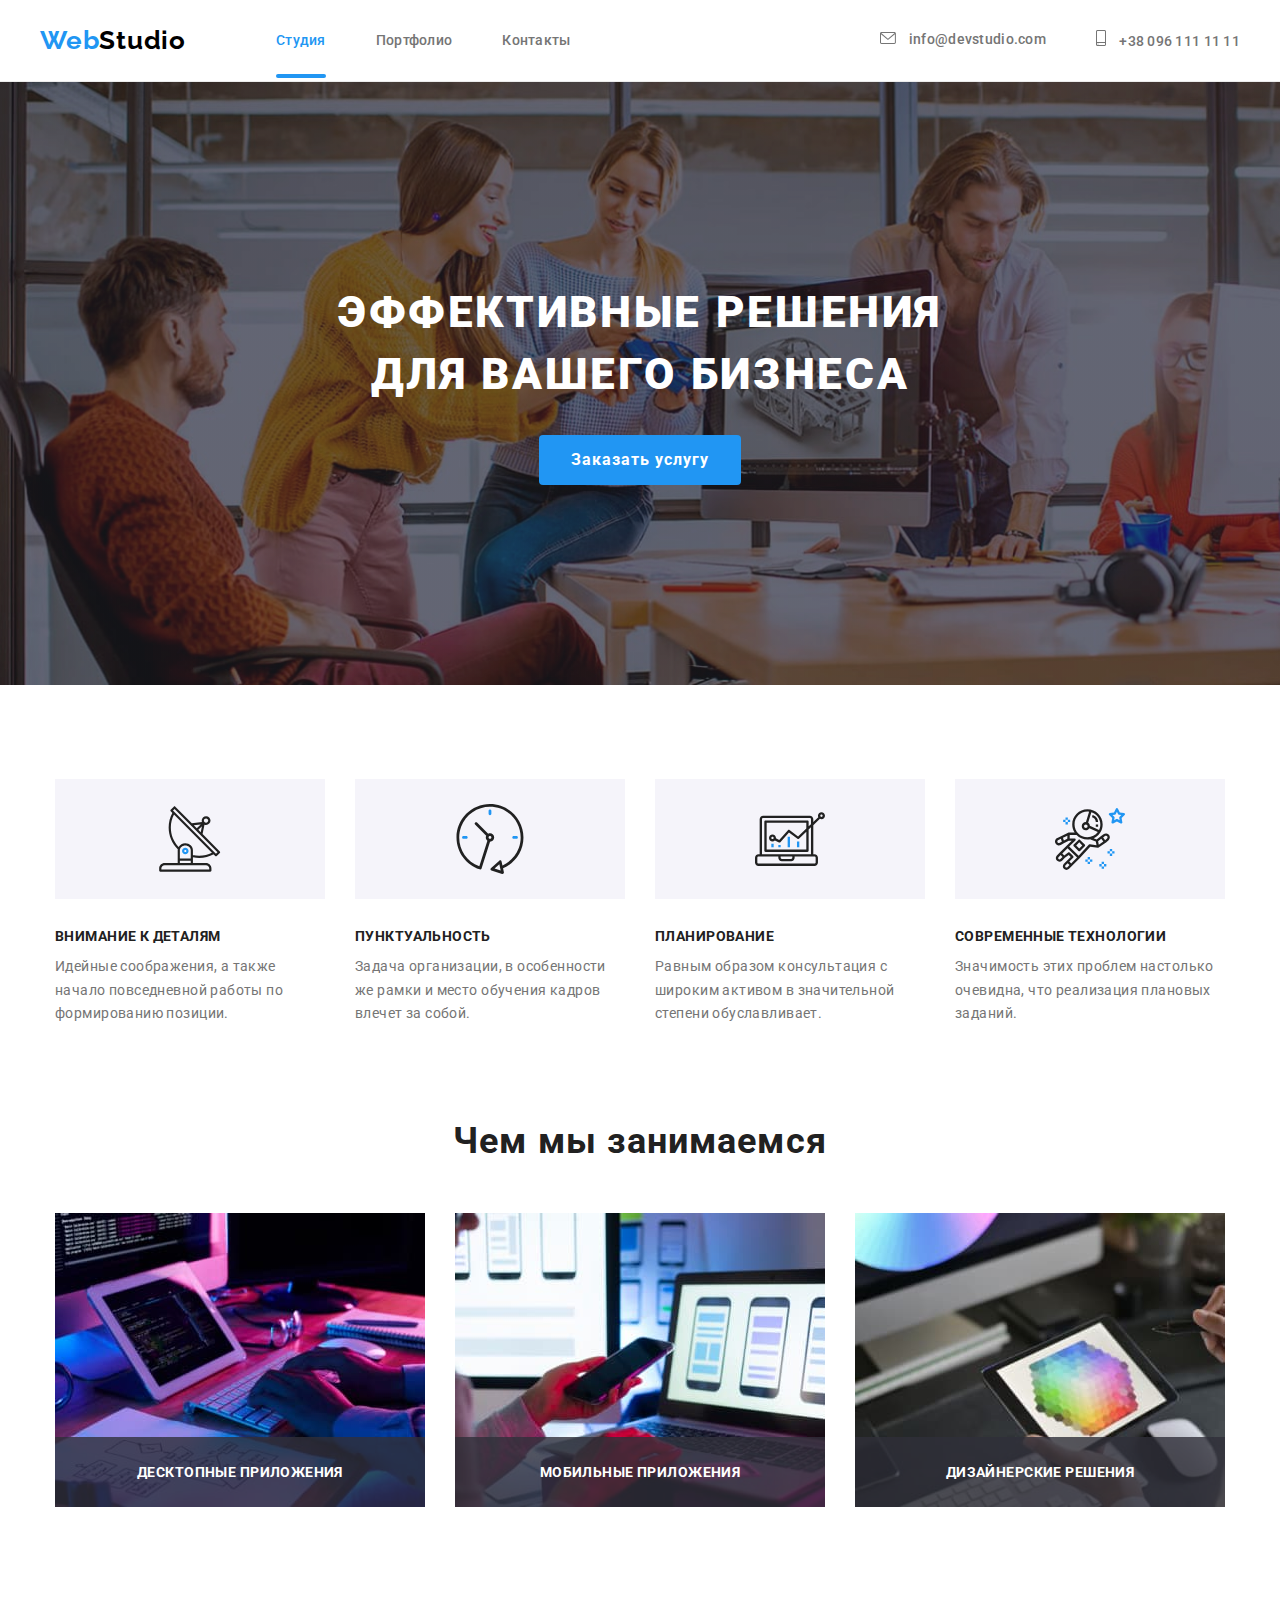
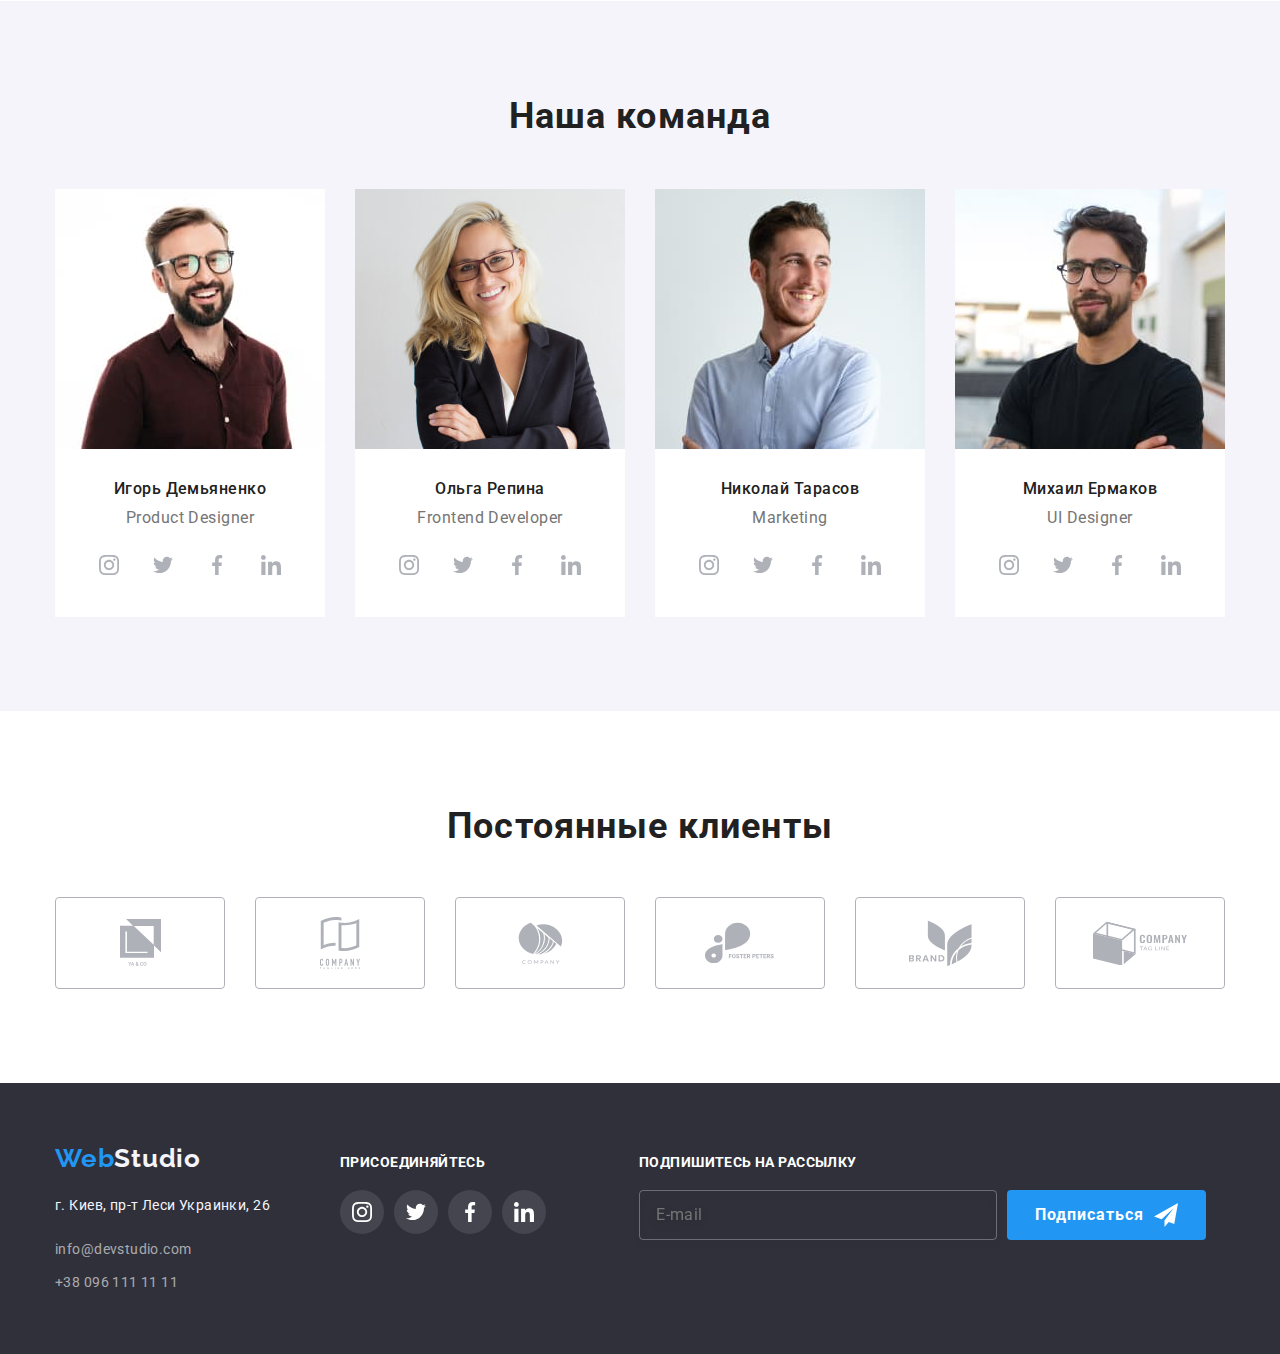
<file: index.html>
<!DOCTYPE html>
<html lang="ru">
  <head>
    <meta charset="UTF-8" />
    <meta http-equiv="X-UA-Compatible" content="IE=edge" />
    <meta name="viewport" content="width=device-width, initial-scale=1.0" />
    <title>Студия</title>
    <link rel="preconnect" href="https://fonts.googleapis.com" />
    <link rel="preconnect" href="https://fonts.gstatic.com" crossorigin />
    <link
      href="https://fonts.googleapis.com/css2?family=Raleway:wght@700&family=Roboto:wght@400;500;700;900&display=swap"
      rel="stylesheet"
    />
    <link rel="stylesheet" href="./css/main.css" />
    <!-- <link
      rel="stylesheet"
      href="https://cdnjs.cloudflare.com/ajax/libs/modern-normalize/1.1.0/modern-normalize.min.css"
    /> -->
    <!-- <link rel="stylesheet" href="./css/styles.css" /> -->
  </head>
  <body>
    <!-- Header -->
    <header>
      <div class="navigation container">
        <nav class="navigation__menu">
          <a class="logo" href="./index.html"><span class="logo--pre-color">Web</span>Studio</a>
          <ul class="navigation__list">
            <li class="navigation__item navigation__item--current-page-status">
              <a
                class="navigation__link navigation__link--current-page-status navigation__link--slider"
                href="./index.html"
                >Студия</a
              >
            </li>
            <li class="navigation__item">
              <a class="navigation__link navigation__link--slider" href="./portfolio.html"
                >Портфолио</a
              >
            </li>
            <li class="navigation__item">
              <a class="navigation__link navigation__link--slider" href="">Контакты</a>
            </li>
          </ul>
        </nav>
        <ul class="navigation__contact-list">
          <li class="navigation__item">
            <a class="navigation__link" href="mailto:info@devstudio.com">
              <svg class="navigation__icon" width="16px" height="12px" aria-label="Почта">
                <use href="./images/symbol-defs.svg#icon-mailto"></use>
              </svg>
              info@devstudio.com</a
            >
          </li>
          <li class="navigation__item">
            <a class="navigation__link" href="tel:+380961111111">
              <svg class="navigation__icon" width="10px" height="16px" aria-label="Телефон">
                <use href="./images/symbol-defs.svg#icon-tellto"></use>
              </svg>
              +38 096 111 11 11</a
            >
          </li>
        </ul>
      </div>
    </header>
    <main>
      <!-- Hero -->
      <section class="hero">
        <h1 class="hero__title">
          Эффективные решения <br />
          для вашего бизнеса
        </h1>
        <button class="hero__button" data-modal-open>Заказать услугу</button>
      </section>
      <!--Features-->
      <section class="">
        <div class="features container">
          <h2 class="--visually-hidden">Наши особенности</h2>
          <ul class="features__list">
            <li class="features__item">
              <div class="features__wrapper">
                <svg
                  class="features__icon"
                  width="65.32px"
                  height="70px"
                  aria-label="Внимание к деталям"
                >
                  <use href="./images/symbol-defs.svg#icon-features-1"></use>
                </svg>
              </div>
              <h3 class="features__title">Внимание к деталям</h3>
              <p class="features__description">
                Идейные соображения, а также начало повседневной работы по формированию позиции.
              </p>
            </li>
            <li class="features__item">
              <div class="features__wrapper">
                <svg class="features__icon" width="70px" height="70px" aria-label="Пунктуальность">
                  <use href="./images/symbol-defs.svg#icon-features-2"></use>
                </svg>
              </div>
              <h3 class="features__title">Пунктуальность</h3>
              <p class="features__description">
                Задача организации, в особенности же рамки и место обучения кадров влечет за собой.
              </p>
            </li>
            <li class="features__item">
              <div class="features__wrapper">
                <svg class="features__icon" width="70px" height="70px" aria-label="Планирование">
                  <use href="./images/symbol-defs.svg#icon-features-3"></use>
                </svg>
              </div>
              <h3 class="features__title">Планирование</h3>
              <p class="features__description">
                Равным образом консультация с широким активом в значительной степени обуславливает.
              </p>
            </li>
            <li class="features__item">
              <div class="features__wrapper">
                <svg
                  class="features__icon"
                  width="70px"
                  height="70px"
                  aria-label="Современные технологии"
                >
                  <use href="./images/symbol-defs.svg#icon-features-4"></use>
                </svg>
              </div>
              <h3 class="features__title">Современные технологии</h3>
              <p class="features__description">
                Значимость этих проблем настолько очевидна, что реализация плановых заданий.
              </p>
            </li>
          </ul>
        </div>
      </section>
      <!--KindOfActivity-->
      <section class="characteristic section">
        <div class="characteristic__wrapper container">
          <h2 class="characteristic__title">Чем мы занимаемся</h2>
          <ul class="characteristic__list">
            <li class="characteristic__item">
              <img class="characteristic__img" src="./images/box_1.jpg" alt="коддинг" width="370" />
              <p class="characteristic__text">Десктопные приложения</p>
            </li>
            <li class="characteristic__item">
              <img class="characteristic__img" src="./images/box_2.jpg" alt="мобайл" width="370" />
              <p class="characteristic__text">Мобильные приложения</p>
            </li>
            <li class="characteristic__item">
              <img class="characteristic__img" src="./images/box_3.jpg" alt="дизайн" width="370" />
              <p class="characteristic__text">Дизайнерские решения</p>
            </li>
          </ul>
        </div>
      </section>
      <!--OurTeam-->
      <section class="team section">
        <div class="container">
          <h2 class="team__title">Наша команда</h2>
          <ul class="team__member-list">
            <li class="team__member-item">
              <div class="avatar">
                <img class="avatar__img" src="./images/igor.jpg" alt="игорь" />
                <img class="avatar__img--base" src="./images/igor.jpg" alt="игорь" />
              </div>
              <div class="dscr">
                <h3 class="dscr__name">Игорь Демьяненко</h3>
                <p class="dscr__text" lang="en">Product Designer</p>
                <ul class="social">
                  <li class="social__item">
                    <a
                      class="social__link"
                      href="https://www.instagram.com/"
                      target="_blank"
                      rel="noopener noreferrer nofollow"
                    >
                      <svg width="20px" height="20px" aria-label="Инстаграм">
                        <use href="./images/symbol-defs.svg#icon-instagram"></use>
                      </svg>
                    </a>
                  </li>
                  <li class="social__item">
                    <a
                      class="social__link"
                      href="https://twitter.com/?lang=ru"
                      target="_blank"
                      rel="noopener noreferrer nofollow"
                    >
                      <svg width="20px" height="20px" aria-label="Твиттер">
                        <use href="./images/symbol-defs.svg#icon-twitter"></use>
                      </svg>
                    </a>
                  </li>
                  <li class="social__item">
                    <a
                      class="social__link"
                      href="https://www.facebook.com//"
                      target="_blank"
                      rel="noopener noreferrer nofollow"
                    >
                      <svg width="20px" height="20px">
                        <use href="./images/symbol-defs.svg#icon-facebook"></use>
                      </svg>
                    </a>
                  </li>
                  <li class="social__item">
                    <a
                      class="social__link"
                      href="https://www.linkedin.com/"
                      target="_blank"
                      rel="noopener noreferrer nofollow"
                    >
                      <svg width="20px" height="20px" aria-label="ЛинкедИн">
                        <use href="./images/symbol-defs.svg#icon-linkedin"></use>
                      </svg>
                    </a>
                  </li>
                </ul>
              </div>
            </li>
            <li class="team__member-item">
              <div class="avatar">
                <img class="avatar__img" src="./images/olga.jpg" alt="ольга" width="270" />
                <img class="avatar__img--base" src="./images/olga.jpg" alt="ольга" width="270" />
              </div>
              <div class="dscr">
                <h3 class="dscr__name">Ольга Репина</h3>
                <p class="dscr__text" lang="en">Frontend Developer</p>
                <ul class="social">
                  <li class="social__item">
                    <a
                      class="social__link"
                      href="https://www.instagram.com/"
                      target="_blank"
                      rel="noopener noreferrer nofollow"
                    >
                      <svg width="20px" height="20px" aria-label="Инстаграм">
                        <use href="./images/symbol-defs.svg#icon-instagram"></use>
                      </svg>
                    </a>
                  </li>
                  <li class="social__item">
                    <a
                      class="social__link"
                      href="https://twitter.com/?lang=ru"
                      target="_blank"
                      rel="noopener noreferrer nofollow"
                    >
                      <svg width="20px" height="20px" aria-label="Твиттер">
                        <use href="./images/symbol-defs.svg#icon-twitter"></use>
                      </svg>
                    </a>
                  </li>
                  <li class="social__item">
                    <a
                      class="social__link"
                      href="https://www.facebook.com//"
                      target="_blank"
                      rel="noopener noreferrer nofollow"
                    >
                      <svg width="20px" height="20px" aria-label="Фейсбук">
                        <use href="./images/symbol-defs.svg#icon-facebook"></use>
                      </svg>
                    </a>
                  </li>
                  <li class="social__item">
                    <a
                      class="social__link"
                      href="https://www.linkedin.com/"
                      target="_blank"
                      rel="noopener noreferrer nofollow"
                    >
                      <svg width="20px" height="20px" aria-label="ЛинкедИн">
                        <use href="./images/symbol-defs.svg#icon-linkedin"></use>
                      </svg>
                    </a>
                  </li>
                </ul>
              </div>
            </li>
            <li class="team__member-item">
              <div class="avatar">
                <img class="avatar__img" src="./images/nikola.jpg" alt="николай" width="270" />
                <img
                  class="avatar__img--base"
                  src="./images/nikola.jpg"
                  alt="николай"
                  width="270"
                />
              </div>
              <div class="dscr">
                <h3 class="dscr__name">Николай Тарасов</h3>
                <p class="dscr__text" lang="en">Marketing</p>
                <ul class="social">
                  <li class="social__item">
                    <a
                      class="social__link"
                      href="https://www.instagram.com/"
                      target="_blank"
                      rel="noopener noreferrer nofollow"
                    >
                      <svg width="20px" height="20px" aria-label="Инстаграм">
                        <use href="./images/symbol-defs.svg#icon-instagram"></use>
                      </svg>
                    </a>
                  </li>
                  <li class="social__item">
                    <a
                      class="social__link"
                      href="https://twitter.com/?lang=ru"
                      target="_blank"
                      rel="noopener noreferrer nofollow"
                    >
                      <svg width="20px" height="20px" aria-label="Твиттер">
                        <use href="./images/symbol-defs.svg#icon-twitter"></use>
                      </svg>
                    </a>
                  </li>
                  <li class="social__item">
                    <a
                      class="social__link"
                      href="https://www.facebook.com//"
                      target="_blank"
                      rel="noopener noreferrer nofollow"
                    >
                      <svg width="20px" height="20px" aria-label="Фейсбук">
                        <use href="./images/symbol-defs.svg#icon-facebook"></use>
                      </svg>
                    </a>
                  </li>
                  <li class="social__item">
                    <a
                      class="social__link"
                      href="https://www.linkedin.com/"
                      target="_blank"
                      rel="noopener noreferrer nofollow"
                    >
                      <svg width="20px" height="20px" aria-label="ЛинкедИн">
                        <use href="./images/symbol-defs.svg#icon-linkedin"></use>
                      </svg>
                    </a>
                  </li>
                </ul>
              </div>
            </li>
            <li class="team__member-item">
              <div class="avatar">
                <img class="avatar__img" src="./images/mihail.jpg" alt="михаил" width="270" />
                <img class="avatar__img--base" src="./images/mihail.jpg" alt="михаил" width="270" />
              </div>
              <div class="dscr">
                <h3 class="dscr__name">Михаил Ермаков</h3>
                <p class="dscr__text" lang="en">UI Designer</p>
                <ul class="social">
                  <li class="social__item">
                    <a
                      class="social__link"
                      href="https://www.instagram.com/"
                      target="_blank"
                      rel="noopener noreferrer nofollow"
                    >
                      <svg width="20px" height="20px" aria-label="Инстаграм">
                        <use href="./images/symbol-defs.svg#icon-instagram"></use>
                      </svg>
                    </a>
                  </li>
                  <li class="social__item">
                    <a
                      class="social__link"
                      href="https://twitter.com/?lang=ru"
                      target="_blank"
                      rel="noopener noreferrer nofollow"
                    >
                      <svg width="20px" height="20px" aria-label="Твиттер">
                        <use href="./images/symbol-defs.svg#icon-twitter"></use>
                      </svg>
                    </a>
                  </li>
                  <li class="social__item">
                    <a
                      class="social__link"
                      href="https://www.facebook.com//"
                      target="_blank"
                      rel="noopener noreferrer nofollow"
                    >
                      <svg width="20px" height="20px" aria-label="Фейсбук">
                        <use href="./images/symbol-defs.svg#icon-facebook"></use>
                      </svg>
                    </a>
                  </li>
                  <li class="social__item">
                    <a
                      class="social__link"
                      href="https://www.linkedin.com/"
                      target="_blank"
                      rel="noopener noreferrer nofollow"
                    >
                      <svg width="20px" height="20px" aria-label="ЛинкедИн">
                        <use href="./images/symbol-defs.svg#icon-linkedin"></use>
                      </svg>
                    </a>
                  </li>
                </ul>
              </div>
            </li>
          </ul>
        </div>
      </section>
      <!-- RegularClients -->
      <section class="section clients">
        <div class="container clients__wrapper">
          <p class="clients__title">Постоянные клиенты</p>
          <ul class="clients__list">
            <li class="clients__item">
              <a class="clients__link" href="">
                <svg class="clients__icon" width="41px" height="47px" aria-label="Компания 1">
                  <use href="./images/symbol-defs.svg#icon-company-1"></use>
                </svg>
                <svg
                  class="clients__icon clients__icon--backview"
                  width="41px"
                  height="47px"
                  aria-label="Компания 1"
                >
                  <use href="./images/symbol-defs.svg#icon-company-1"></use>
                </svg>
              </a>
            </li>
            <li class="clients__item">
              <a class="clients__link" href="">
                <svg class="clients__icon" width="40px" height="52px" aria-label="Компания 2">
                  <use href="./images/symbol-defs.svg#icon-company-2"></use>
                </svg>
                <svg
                  class="clients__icon clients__icon--backview"
                  width="40px"
                  height="52px"
                  aria-label="Компания 2"
                >
                  <use href="./images/symbol-defs.svg#icon-company-2"></use>
                </svg>
              </a>
            </li>
            <li class="clients__item">
              <a class="clients__link" href="">
                <svg class="clients__icon" width="45px" height="42px" aria-label="Компания 3">
                  <use href="./images/symbol-defs.svg#icon-company-3"></use>
                </svg>
                <svg
                  class="clients__icon clients__icon--backview"
                  width="45px"
                  height="42px"
                  aria-label="Компания 3"
                >
                  <use href="./images/symbol-defs.svg#icon-company-3"></use>
                </svg>
              </a>
            </li>
            <li class="clients__item">
              <a class="clients__link" href="">
                <svg class="clients__icon" width="70px" height="41px" aria-label="Компания 4">
                  <use href="./images/symbol-defs.svg#icon-company-4"></use>
                </svg>
                <svg
                  class="clients__icon clients__icon--backview"
                  width="70px"
                  height="41px"
                  aria-label="Компания 4"
                >
                  <use href="./images/symbol-defs.svg#icon-company-4"></use>
                </svg>
              </a>
            </li>
            <li class="clients__item">
              <a class="clients__link" href="">
                <svg class="clients__icon" width="63px" height="46px" aria-label="Компания 5">
                  <use href="./images/symbol-defs.svg#icon-company-5"></use>
                </svg>
                <svg
                  class="clients__icon clients__icon--backview"
                  width="63px"
                  height="46px"
                  aria-label="Компания 5"
                >
                  <use href="./images/symbol-defs.svg#icon-company-5"></use>
                </svg>
              </a>
            </li>
            <li class="clients__item">
              <a class="clients__link" href="">
                <svg class="clients__icon" width="94px" height="44px" aria-label="Компания 6">
                  <use href="./images/symbol-defs.svg#icon-company-6"></use>
                </svg>
                <svg
                  class="clients__icon clients__icon--backview"
                  width="94px"
                  height="44px"
                  aria-label="Компания 6"
                >
                  <use href="./images/symbol-defs.svg#icon-company-6"></use>
                </svg>
              </a>
            </li>
          </ul>
        </div>
      </section>
    </main>
    <!--Footer-->
    <footer class="footer">
      <div class="footer__wrapper container">
        <div class="footer__contacts-wrapper">
          <a href="./index.html" class="logo logo--footer-modificator"
            ><span class="logo--pre-color">Web</span>Studio</a
          >
          <address class="address">
            <p class="address__street">г. Киев, пр-т Леси Украинки, 26</p>
            <ul class="address__contact-list">
              <li class="address__contact-item">
                <a class="address__link" href="mailto:info@devstudio.com">info@devstudio.com</a>
              </li>
              <li class="address__contact-item">
                <a class="address__link" href="tel:+380961111111">+38 096 111 11 11</a>
              </li>
            </ul>
          </address>
        </div>
        <div class="footer__social-wrapper">
          <p class="footer__social-title">присоединяйтесь</p>
          <ul class="social">
            <li class="social__item">
              <a
                class="social__link footer--social-modificator"
                href="https://www.instagram.com/"
                target="_blank"
                rel="noopener noreferrer nofollow"
              >
                <svg width="20px" height="20px" aria-label="Инстаграм">
                  <use href="./images/symbol-defs.svg#icon-instagram"></use>
                </svg>
              </a>
            </li>
            <li class="social__item">
              <a
                class="social__link footer--social-modificator"
                href="https://twitter.com/?lang=ru"
                target="_blank"
                rel="noopener noreferrer nofollow"
              >
                <svg width="20px" height="20px" aria-label="Твиттер">
                  <use href="./images/symbol-defs.svg#icon-twitter"></use>
                </svg>
              </a>
            </li>
            <li class="social__item">
              <a
                class="social__link footer--social-modificator"
                href="https://www.facebook.com//"
                target="_blank"
                rel="noopener noreferrer nofollow"
              >
                <svg width="20px" height="20px">
                  <use href="./images/symbol-defs.svg#icon-facebook"></use>
                </svg>
              </a>
            </li>
            <li class="social__item">
              <a
                class="social__link footer--social-modificator"
                href="https://www.linkedin.com/"
                target="_blank"
                rel="noopener noreferrer nofollow"
              >
                <svg width="20px" height="20px" aria-label="ЛинкедИн">
                  <use href="./images/symbol-defs.svg#icon-linkedin"></use>
                </svg>
              </a>
            </li>
          </ul>
        </div>
        <div class="subscribe">
          <form class="subscribe__form">
            <label class="subscribe__form-label" for="email">Подпишитесь на рассылку</label>
            <div class="subscribe__form-wrapper">
              <input
                class="subscribe__form-email-input"
                type="email"
                name="email"
                id="email"
                placeholder="E-mail"
              />
              <button class="subscribe__form-email-button" type="submit">
                Подписаться
                <svg class="subscribe__form-button-icon" width="24px" height="24px">
                  <use href="./images/symbol-defs.svg#icon-telegram"></use>
                </svg>
              </button>
            </div>
          </form>
        </div>
      </div>
    </footer>
    <!--ModalWindow-->
    <div class="bacdrop bacdrop--is-hidden" data-modal>
      <div class="modal">
        <button class="modal__close-button" data-modal-close>
          <svg class="modal__close-button-icon" width="11px" height="11px">
            <use href="./images/symbol-defs.svg#icon-cross"></use>
          </svg>
        </button>
        <h2 class="modal__title">Оставьте свои данные, мы вам перезвоним</h2>
        <form class="modal__form">
          <div class="modal__form-field">
            <label class="modal__input-label" for="name">Имя</label>
            <span class="modal__wrapper">
              <input class="modal__input" type="text" name="name" id="name" placeholder=" " />
              <svg class="modal__input-icon" width="18px" height="18px" aria-label="Иконка имени">
                <use href="./images/symbol-defs.svg#icon-name-modal"></use>
              </svg>
            </span>
          </div>
          <div class="modal__form-field">
            <label class="modal__input-label" for="pnone">Телефон</label>
            <span class="modal__wrapper">
              <input class="modal__input" type="tel" name="pnone" id="pnone" placeholder=" " />
              <svg
                class="modal__input-icon"
                width="18px"
                height="18px"
                aria-label="Иконка телефона"
              >
                <use href="./images/symbol-defs.svg#icon-tell-modal"></use>
              </svg>
            </span>
          </div>
          <div class="modal__form-field">
            <label class="modal__input-label" for="mail">Почта</label>
            <span class="modal__wrapper">
              <input class="modal__input" type="email" name="mail" id="mail" placeholder=" " />
              <svg class="modal__input-icon" width="18px" height="18px" aria-label="Иконка почты">
                <use href="./images/symbol-defs.svg#icon-mail-modal"></use>
              </svg>
            </span>
          </div>
          <div class="modal__textarea-field">
            <label class="modal__textarea-label" for="comment">Комментарий</label>
            <textarea
              class="modal__textarea"
              name="feedback"
              rows="5"
              id="comment"
              placeholder="Введите текст"
            ></textarea>
          </div>
          <div class="modal__checkbox-field">
            <label class="modal__checkbox-label" for="policy">
              <input class="modal__checkbox-input" type="checkbox" name="policy" id="policy" />
              <span class="modal__checkbox-square"></span>
              <span
                >Соглашаюсь с рассылкой и принимаю
                <a
                  class="modal__checkbox-link"
                  href="https://ru.wikipedia.org/wiki/%D0%9F%D0%BE%D0%BB%D1%8C%D0%B7%D0%BE%D0%B2%D0%B0%D1%82%D0%B5%D0%BB%D1%8C%D1%81%D0%BA%D0%BE%D0%B5_%D1%81%D0%BE%D0%B3%D0%BB%D0%B0%D1%88%D0%B5%D0%BD%D0%B8%D0%B5"
                  target="_blank"
                  rel="noopener noreferrer nofollow"
                  >Условия договора</a
                >
              </span>
            </label>
          </div>
          <button class="modal__button" type="submit">Отправить</button>
        </form>
      </div>
    </div>
    <script src="./javascript/modal.js"></script>
  </body>
</html>
</file>
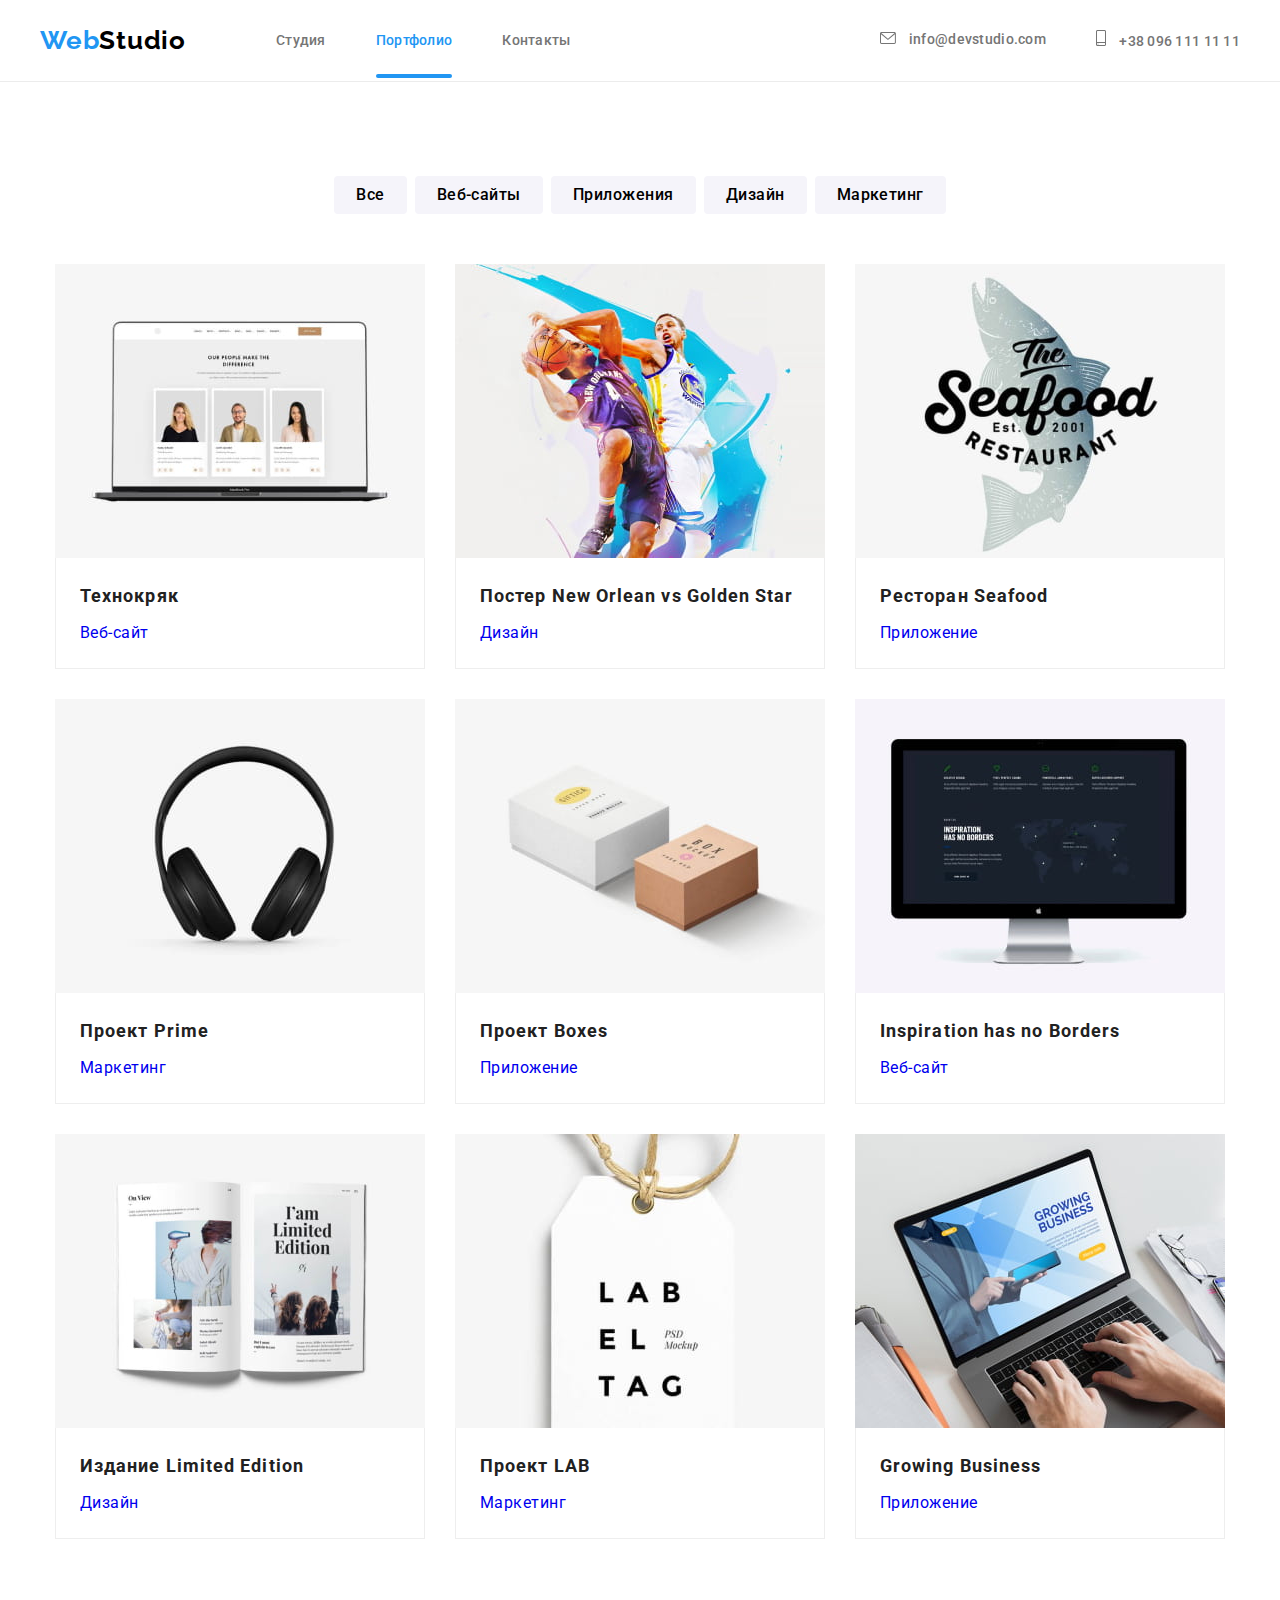
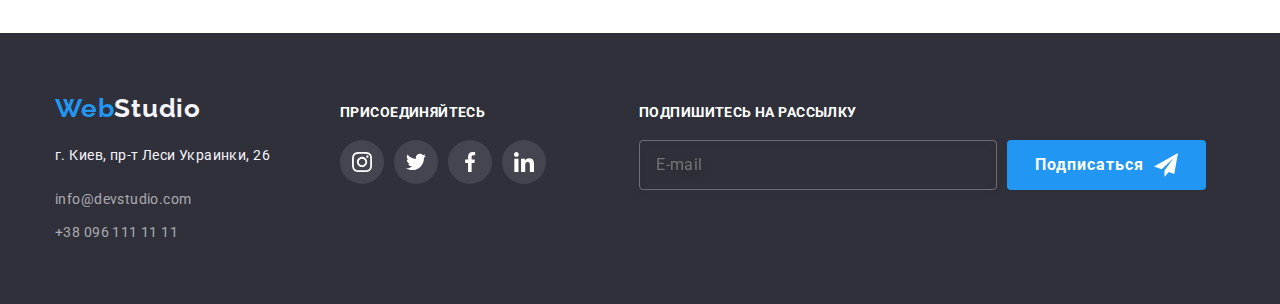
<file: portfolio.html>
<!DOCTYPE html>
<html lang="ru">
  <head>
    <meta charset="UTF-8" />
    <meta http-equiv="X-UA-Compatible" content="IE=edge" />
    <meta name="viewport" content="width=device-width, initial-scale=1.0" />
    <title>Студия</title>
    <link rel="preconnect" href="https://fonts.googleapis.com" />
    <link rel="preconnect" href="https://fonts.gstatic.com" crossorigin />
    <link
      href="https://fonts.googleapis.com/css2?family=Raleway:wght@700&family=Roboto:wght@400;500;700;900&display=swap"
      rel="stylesheet"
    />
    <link rel="stylesheet" href="./css/main.css" />
  </head>
  <body>
    <!-- Шапка Header -->
    <header>
      <div class="navigation container">
        <nav class="navigation__menu">
          <a class="logo" href="./index.html"><span class="logo--pre-color">Web</span>Studio</a>
          <ul class="navigation__list">
            <li class="navigation__item">
              <a class="navigation__link navigation__link--slider" href="./index.html">Студия</a>
            </li>
            <li class="navigation__item navigation__item--current-page-status">
              <a
                class="navigation__link navigation__link--slider navigation__link--current-page-status"
                href="./portfolio.html"
                >Портфолио</a
              >
            </li>
            <li class="navigation__item">
              <a class="navigation__link navigation__link--slider" href="">Контакты</a>
            </li>
          </ul>
        </nav>
        <ul class="navigation__contact-list">
          <li class="navigation__item">
            <a class="navigation__link navigation__link--contact" href="mailto:info@devstudio.com">
              <svg class="navigation__icon" width="16px" height="12px" aria-label="Почта">
                <use href="./images/symbol-defs.svg#icon-mailto"></use>
              </svg>
              info@devstudio.com</a
            >
          </li>
          <li class="navigation__item">
            <a class="navigation__link navigation__link--contact" href="tel:+380961111111">
              <svg class="navigation__icon" width="10px" height="16px" aria-label="Телефон">
                <use href="./images/symbol-defs.svg#icon-tellto"></use>
              </svg>
              +38 096 111 11 11</a
            >
          </li>
        </ul>
      </div>
    </header>
    <main>
      <!-- Portfolio -->
      <section class="section portfolio">
        <div class="container">
          <h1 class="--visually-hidden">Портфолио</h1>
          <ul class="buttons-set">
            <li class="buttons-set__item">
              <button class="buttons-set__button" type="button">Все</button>
            </li>
            <li class="buttons-set__item">
              <button class="buttons-set__button" type="button">Веб-сайты</button>
            </li>
            <li class="buttons-set__item">
              <button class="buttons-set__button" type="button">Приложения</button>
            </li>
            <li class="buttons-set__item">
              <button class="buttons-set__button" type="button">Дизайн</button>
            </li>
            <li class="buttons-set__item">
              <button class="buttons-set__button" type="button">Маркетинг</button>
            </li>
          </ul>
          <ul class="card-set">
            <li class="card-set__item">
              <a href="" class="card-set__link">
                <div class="graphic-content">
                  <img
                    class="graphic-content__img"
                    src="./images/technocrack.jpg"
                    alt="технокряк-сайт"
                    width="370"
                  />
                  <div class="overflow">
                    <p class="graphic-content__img-overflow">
                      Ресурс предлагает комплексные предложения с разным уровнем функционала и
                      сервисов. Все это позволит посетителю получить исчерпывающие сведения о
                      компании или частном лице.
                    </p>
                  </div>
                </div>
                <div class="text-content">
                  <h2 class="text-content__title">Технокряк</h2>
                  <p class="text-content__text">Веб-сайт</p>
                </div>
              </a>
            </li>
            <li class="card-set__item">
              <a href="" class="card-set__link">
                <div class="graphic-content">
                  <img
                    class="graphic-content__img"
                    src="./images/new-orlean-vs.jpg"
                    alt="нба-постер"
                    width="370"
                  />
                  <p class="graphic-content__img-overflow">
                    Ресурс предлагает комплексные предложения с разным уровнем функционала и
                    сервисов. Все это позволит посетителю получить исчерпывающие сведения о компании
                    или частном лице.
                  </p>
                </div>
                <div class="text-content">
                  <h2 class="text-content__title">
                    Постер <span lang="en">New Orlean vs Golden Star</span>
                  </h2>
                  <p class="text-content__text">Дизайн</p>
                </div>
              </a>
            </li>
            <li class="card-set__item">
              <a href="" class="card-set__link">
                <div class="graphic-content">
                  <img
                    class="graphic-content__img"
                    src="./images/seafood.jpg"
                    alt="seafood-лого"
                    width="370"
                  />
                  <p class="graphic-content__img-overflow">
                    Ресурс предлагает комплексные предложения с разным уровнем функционала и
                    сервисов. Все это позволит посетителю получить исчерпывающие сведения о компании
                    или частном лице.
                  </p>
                </div>
                <div class="text-content">
                  <h2 class="text-content__title">Ресторан <span lang="en">Seafood</span></h2>
                  <p class="text-content__text">Приложение</p>
                </div>
              </a>
            </li>
            <li class="card-set__item">
              <a href="" class="card-set__link">
                <div class="graphic-content">
                  <img
                    class="graphic-content__img"
                    src="./images/prime.jpg"
                    alt="наушники"
                    width="370"
                  />
                  <p class="graphic-content__img-overflow">
                    Ресурс предлагает комплексные предложения с разным уровнем функционала и
                    сервисов. Все это позволит посетителю получить исчерпывающие сведения о компании
                    или частном лице.
                  </p>
                </div>
                <div class="text-content">
                  <h2 class="text-content__title">Проект <span lang="en">Prime</span></h2>
                  <p class="text-content__text">Маркетинг</p>
                </div>
              </a>
            </li>
            <li class="card-set__item">
              <a href="" class="card-set__link">
                <div class="graphic-content">
                  <img
                    class="graphic-content__img"
                    src="./images/boxes.jpg"
                    alt="коробочки"
                    width="370"
                  />
                  <p class="graphic-content__img-overflow">
                    Ресурс предлагает комплексные предложения с разным уровнем функционала и
                    сервисов. Все это позволит посетителю получить исчерпывающие сведения о компании
                    или частном лице.
                  </p>
                </div>
                <div class="text-content">
                  <h2 class="text-content__title">Проект <span lang="en">Boxes</span></h2>
                  <p class="text-content__text">Приложение</p>
                </div>
              </a>
            </li>
            <li class="card-set__item">
              <a href="" class="card-set__link">
                <div class="graphic-content">
                  <img
                    class="graphic-content__img"
                    src="./images/inspiration-has-no-borders.jpg"
                    alt="сайт"
                    width="370"
                  />
                  <p class="graphic-content__img-overflow">
                    Ресурс предлагает комплексные предложения с разным уровнем функционала и
                    сервисов. Все это позволит посетителю получить исчерпывающие сведения о компании
                    или частном лице.
                  </p>
                </div>
                <div class="text-content">
                  <h2 class="text-content__title" lang="en">Inspiration has no Borders</h2>
                  <p class="text-content__text">Веб-сайт</p>
                </div>
              </a>
            </li>
            <li class="card-set__item">
              <a href="" class="card-set__link">
                <div class="graphic-content">
                  <img
                    class="graphic-content__img"
                    src="./images/limited-edition.jpg"
                    alt="журнал"
                    width="370"
                  />
                  <p class="graphic-content__img-overflow">
                    Ресурс предлагает комплексные предложения с разным уровнем функционала и
                    сервисов. Все это позволит посетителю получить исчерпывающие сведения о компании
                    или частном лице.
                  </p>
                </div>
                <div class="text-content">
                  <h2 class="text-content__title">
                    Издание <span lang="en">Limited Edition</span>
                  </h2>
                  <p class="text-content__text">Дизайн</p>
                </div>
              </a>
            </li>
            <li class="card-set__item">
              <a href="" class="card-set__link">
                <div class="graphic-content">
                  <img
                    class="graphic-content__img"
                    src="./images/lab.jpg"
                    alt="лейба"
                    width="370"
                  />
                  <p class="graphic-content__img-overflow">
                    Ресурс предлагает комплексные предложения с разным уровнем функционала и
                    сервисов. Все это позволит посетителю получить исчерпывающие сведения о компании
                    или частном лице.
                  </p>
                </div>
                <div class="text-content">
                  <h2 class="text-content__title">Проект <span lang="en">LAB</span></h2>
                  <p class="text-content__text">Маркетинг</p>
                </div>
              </a>
            </li>
            <li class="card-set__item">
              <a href="" class="card-set__link">
                <div class="graphic-content">
                  <img
                    class="graphic-content__img"
                    src="./images/growing-business.jpg"
                    alt="лейба"
                    width="370"
                  />
                  <p class="graphic-content__img-overflow">
                    Ресурс предлагает комплексные предложения с разным уровнем функционала и
                    сервисов. Все это позволит посетителю получить исчерпывающие сведения о компании
                    или частном лице.
                  </p>
                </div>
                <div class="text-content">
                  <h2 class="text-content__title" lang="en">Growing Business</h2>
                  <p class="text-content__text">Приложение</p>
                </div>
              </a>
            </li>
          </ul>
        </div>
      </section>
    </main>
    <!--Footer-->
    <footer class="footer">
      <div class="footer__wrapper container">
        <div class="footer__contacts-wrapper">
          <a href="./index.html" class="logo logo--footer-modificator"
            ><span class="logo--pre-color">Web</span>Studio</a
          >
          <address class="address">
            <p class="address__street">г. Киев, пр-т Леси Украинки, 26</p>
            <ul class="address__contact-list">
              <li class="address__contact-item">
                <a class="address__link" href="mailto:info@devstudio.com">info@devstudio.com</a>
              </li>
              <li class="address__contact-item">
                <a class="address__link" href="tel:+380961111111">+38 096 111 11 11</a>
              </li>
            </ul>
          </address>
        </div>
        <div class="footer__social-wrapper">
          <p class="footer__social-title">присоединяйтесь</p>
          <ul class="social">
            <li class="social__item">
              <a
                class="social__link footer--social-modificator"
                href="https://www.instagram.com/"
                target="_blank"
                rel="noopener noreferrer nofollow"
              >
                <svg width="20px" height="20px" aria-label="Инстаграм">
                  <use href="./images/symbol-defs.svg#icon-instagram"></use>
                </svg>
              </a>
            </li>
            <li class="social__item">
              <a
                class="social__link footer--social-modificator"
                href="https://twitter.com/?lang=ru"
                target="_blank"
                rel="noopener noreferrer nofollow"
              >
                <svg width="20px" height="20px" aria-label="Твиттер">
                  <use href="./images/symbol-defs.svg#icon-twitter"></use>
                </svg>
              </a>
            </li>
            <li class="social__item">
              <a
                class="social__link footer--social-modificator"
                href="https://www.facebook.com//"
                target="_blank"
                rel="noopener noreferrer nofollow"
              >
                <svg width="20px" height="20px">
                  <use href="./images/symbol-defs.svg#icon-facebook"></use>
                </svg>
              </a>
            </li>
            <li class="social__item">
              <a
                class="social__link footer--social-modificator"
                href="https://www.linkedin.com/"
                target="_blank"
                rel="noopener noreferrer nofollow"
              >
                <svg width="20px" height="20px" aria-label="ЛинкедИн">
                  <use href="./images/symbol-defs.svg#icon-linkedin"></use>
                </svg>
              </a>
            </li>
          </ul>
        </div>
        <div class="subscribe">
          <form class="subscribe__form">
            <label class="subscribe__form-label" for="email">Подпишитесь на рассылку</label>
            <div class="subscribe__form-wrapper">
              <input
                class="subscribe__form-email-input"
                type="email"
                name="email"
                id="email"
                placeholder="E-mail"
              />
              <button class="subscribe__form-email-button" type="submit">
                Подписаться
                <svg class="subscribe__form-button-icon" width="24px" height="24px">
                  <use href="./images/symbol-defs.svg#icon-telegram"></use>
                </svg>
              </button>
            </div>
          </form>
        </div>
      </div>
    </footer>
  </body>
</html>
</file>
<file: css/styles.css>
/* *,::after,::before {
    box-sizing: border-box
} */

/* :first-child
:last-child
или
:not(:last-child) */
/* :root {
  --primary-text-color: #757575;
  --primary-title-color: #212121;
  --primary-accent-color: #2196f3;
  --primary-bg-color: #ffffff;
  --secondary-bg-color: #2f303a;
} */

/* body {
  background-color: var(--primary-bg-color);
  color: var(--primary-text-color);

  font-family: 'Roboto', sans-serif;
} */

/* h1,
h2,
h3,
h4 {
  color: var(--primary-title-color);
}

h1,
h2,
h3,
h4,
p,
ul {
  margin-top: 0;
  margin-bottom: 0;
}

a {
  text-decoration: none;
}

ul {
  list-style: none;
  padding-left: 0;
} */

/* .--visually-hidden {
  position: absolute;
  white-space: nowrap;
  width: 1px;
  height: 1px;
  overflow: hidden;
  border: 0;
  padding: 0;
  clip: rect(0 0 0 0);
  clip-path: inset(50%);
  margin: -1px;
} */

/* !!!!!!!!!!!!!!! Задал ширину контейнера (дивов) + выровнял по середине margin-left + отсутпы 15пикс !!!!!!!!!!!!!!*/
/* .container {
  width: 1200px;
  padding-left: 15px;
  padding-right: 15px;
  margin-left: auto;
  margin-right: auto;
}

/* !!!!!!!!!!!!!!! Задал внутрении отступы (падинги) в секциях + рамку для проверки внешних отступов (маргинов) !!!!!!!!!!!!!!*/
/* .section {
  padding-top: 94px;
  padding-bottom: 94px;
} */

/* header {
  padding-top: 25px;
  padding-bottom: 25px;
  border-bottom: 1px solid #ececec;
} */

/* .--button УШЕЛ В ПЛЕЙСХОЛДЕР {
  display: inline-block;
  padding: 10px 0;

  color: var(--primary-bg-color);
  background-color: var(--primary-accent-color);
  cursor: pointer;
  border: none;
  border-radius: 4px;

  font-weight: 700;
  font-size: 16px;
  line-height: 1.8;
  letter-spacing: 0.06em;
  font-family: inherit;
  transition: background-color 250ms cubic-bezier(0.4, 0, 0.2, 1),
    color 250ms cubic-bezier(0.4, 0, 0.2, 1), box-shadow 250ms cubic-bezier(0.4, 0, 0.2, 1);
} */

/* < !-- Шапка сайта начало-->

.navigation {
  display: flex;
  align-items: center;
  padding: 0;
}

.navigation__item {
  position: relative;
}

.navigation__link {
  padding: 30px 0;
}
.navigation__menu {
  display: flex;
  align-items: center;
  padding: 0;
}

.navigation__list {
  display: flex;
  align-items: center;
}

.navigation__item:not(:last-child) {
  margin-right: 50px;
}

.navigation__contact-list {
  display: flex;
  margin-left: auto;
  padding: 0;
}

.logo {
  margin-right: 90px;
  color: #000000;

  font-family: 'Raleway', sans-serif;
  font-weight: 700;
  font-size: 26px;
  line-height: 1.2;
  letter-spacing: 0.03em;
}

.logo--pre-color {
  color: var(--primary-accent-color);
}

.navigation__link {
  font-weight: 500;
  font-size: 14px;
  line-height: 1.1;
  letter-spacing: 0.02em;
  color: var(--primary-title-color);
  transition: color 250ms cubic-bezier(0.4, 0, 0.2, 1);
}

.navigation__link--contact {
  color: var(--primary-text-color);
  position: relative;
  transition: color 250ms cubic-bezier(0.4, 0, 0.2, 1), fill cubic-bezier(0.4, 0, 0.2, 1);
}

.navigation__link:hover,
.navigation__link:focus {
  color: var(--primary-accent-color);
  fill: var(--primary-accent-color);
}

.navigation__link--slider::after {
  content: '';
  position: absolute;
  bottom: -28px;
  left: 0;
  transform: scaleX(0);
  transition: transform 250ms cubic-bezier(0.4, 0, 0.2, 1);
  width: 100%;
  height: 4px;

  background: #2196f3;
  border-radius: 2px;
}

.navigation__link--slider:hover::after {
  transform: scaleX(1);
}

.navigation__icon {
  fill: currentColor;
  margin-right: 10px;
}
.navigation__link--current-page-status {
  color: var(--primary-accent-color);
}

.navigation__item--current-page-status::after {
  content: '';
  position: absolute;
  bottom: -28px;
  left: 0;
  width: 100%;
  height: 4px;
  transform: scalex(1);
  background: #2196f3;
  border-radius: 2px;
} */
/* ----------------------------------------------------- 1 -------------------------------------------------- */

/* < !-- Герой начало --> */

/* .hero__section {
  padding-top: 200px;
  padding-bottom: 200px;
  max-width: 1920px;
  margin: 0 auto;
  text-align: center;
  background-image: linear-gradient(to right, rgba(47, 48, 58, 0.4), rgba(47, 48, 58, 0.4)),
    url(../images/hero.jpg);
  content: '';
  background-size: cover;
}

.hero__title {
  margin-bottom: 30px;

  color: var(--primary-bg-color);

  font-weight: 900;
  font-size: 44px;
  line-height: 1.4;
  letter-spacing: 0.06em;
  text-transform: uppercase;
}

.hero__button {
  padding-left: 32px;
  padding-right: 32px;
}

.hero__button:hover,
.hero__button:focus {
  background-color: var(--primary-bg-color);
  color: var(--primary-accent-color);
  box-shadow: 0px 3px 1px rgba(0, 0, 0, 0.1), 0px 1px 2px rgba(0, 0, 0, 0.08),
    0px 2px 2px rgba(0, 0, 0, 0.12);
} */

/* < !--Род деятельности--> */

/* .features__section {
  padding-top: 94px;
}

.features__list {
  display: flex;
}

.features__wrapper {
  background-color: #f5f4fa;
  display: flex;
  height: 120px;
  justify-content: center;
  align-items: center;
  margin-bottom: 30px;
}

.features__item {
  width: 270px;
}

.features__item:not(:last-child) {
  margin-right: 30px;
}

.features__title {
  margin-bottom: 10px;

  font-weight: 700;
  font-size: 14px;
  line-height: 1.1;
  letter-spacing: 0.03em;
  text-transform: uppercase;

  margin-bottom: 10px;
}

.features__description {
  font-size: 14px;
  line-height: 1.7;
  letter-spacing: 0.03em;
}

.characteristic__list {
  display: flex;
}

.characteristic__item {
  position: relative;
}

.characteristic__img {
  display: block;
}
.characteristic__item:not(:last-child) {
  margin-right: 30px;
}
.characteristic__text {
  position: absolute;
  display: flex;
  justify-content: center;
  align-items: center;
  bottom: 0;
  right: 0;
  width: 100%;
  height: 70px;
  padding-top: 24px;
  padding-bottom: 24px;

  font-family: 'Roboto', sans-serif;
  font-style: normal;
  font-weight: 700;
  font-size: 14px;
  line-height: calc(16 / 14);
  text-align: center;
  letter-spacing: 0.03em;
  text-transform: uppercase;

  color: var(--primary-bg-color);

  background: rgba(47, 48, 58, 0.8);
}

.characteristic__title {
  font-weight: 700;
  font-size: 36px;
  line-height: 1.2;
  text-align: center;
  letter-spacing: 0.03em;

  margin-bottom: 50px;
} */

/* < !--Наша команда--> */

/* .team__section {
  background-color: #f5f4fa;
  max-width: 1920px;
  margin: 0 auto;
}

.team__member-list {
  display: flex;
}

.team__member-item {
  width: 270px;
  cursor: pointer;
  background-color: var(--primary-bg-color);
  box-shadow: 0px 1px 1px rgba(0, 0, 0, 0), 0px 4px 4px rgba(0, 0, 0, 0),
    1px 4px 6px rgba(0, 0, 0, 0);
  transition: box-shadow 250ms cubic-bezier(0.4, 0, 0.2, 1);
}

.team__member-item:not(:last-child) {
  margin-right: 30px;
}

.team__dscr-wrapper {
  padding-top: 30px;
  padding-bottom: 30px;
}

.team__title {
  font-weight: 700;
  font-size: 36px;
  line-height: 1.2;
  text-align: center;
  letter-spacing: 0.03em;

  margin-bottom: 50px;
}

.team__wrapper-img {
  position: relative;
  overflow: hidden;
}

.team__appent-img {
  position: absolute;
  top: 0;
  left: 0;
  transform: scale(1) rotate(0deg);
  display: block;
  background-color: rgba(47, 48, 58, 0.4);
  transition: transform 250ms cubic-bezier(0.4, 0, 0.2, 1);
}

.team__wrapper-img::after {
  position: absolute;
  content: '';
  top: 0;
  left: 0;
  width: 100%;
  height: 100%;
  background-color: rgba(47, 48, 58, 0.2);
  opacity: 0;
  transition: opacity 250ms cubic-bezier(0.4, 0, 0.2, 1);
}

.team__member-item:hover .team__appent-img,
.team__member-item:hover .team__wrapper-img::after {
  position: absolute;
  top: 0;
  left: 0;
  transform: scale(1.2) rotate(11deg);
  display: block;
  opacity: 1;
}

.team__member-item:hover {
  box-shadow: 0px 1px 1px rgba(0, 0, 0, 0.12), 0px 4px 4px rgba(0, 0, 0, 0.06),
    1px 4px 6px rgba(0, 0, 0, 0.16);
}
.team__prepend-img {
  display: block;
}

.team__name {
  margin-bottom: 10px;

  font-weight: 500;
  font-size: 16px;
  line-height: 1.2;
  letter-spacing: 0.03em;

  text-align: center;
}

.team__position {
  margin-bottom: 16px;
  line-height: 1.2;
  letter-spacing: 0.03em;

  text-align: center;
}

.social__list {
  display: flex;
  justify-content: center;
  align-items: center;
}

.social__link {
  display: flex;
  justify-content: center;
  align-items: center;
  background-color: var(--primary-bg-color);
  width: 44px;
  height: 44px;
  border-radius: 50%;
  fill: #afb1b8;
  padding: 0;
  transition: background-color 250ms cubic-bezier(0.4, 0, 0.2, 1),
    fill 250ms cubic-bezier(0.4, 0, 0.2, 1);
}

.social__item:not(:last-child) {
  margin-right: 10px;
}

.social__link:hover,
.social__link:focus {
  background-color: var(--primary-accent-color);
  fill: var(--primary-bg-color);
}

.social__link:not(:last-child) {
  margin-right: 10px;
} */

/* Постоянные клиенты */

/* .clients__title {
  margin-bottom: 50px;
  color: var(--primary-title-color);
  font-weight: 700;
  font-size: 36px;
  line-height: 42px;
  text-align: center;
  letter-spacing: 0.03em;
}

.clients__list {
  display: flex;
  padding: 0;
}

.clients__item:not(:last-child) {
  margin-right: 30px;
}

.clients__link {
  position: relative;
  display: flex;
  justify-content: center;
  align-items: center;
  transform-style: preserve-3d;
  transform-origin: center right;
  transition: transform 1000ms cubic-bezier(0.4, 0, 0.2, 1),
    border 250ms cubic-bezier(0.4, 0, 0.2, 1), fill 250ms cubic-bezier(0.4, 0, 0.2, 1);

  width: 170px;
  height: 92px;
  border: 1px solid #afb1b8;
  border-radius: 4px;
  fill: #afb1b8;
}
.clients__link:hover,
.clients__link:focus {
  transform: translatex(-100%) rotateY(180deg);
  fill: var(--primary-accent-color);
  width: 170px;
  height: 92px;
  border: 1px solid var(--primary-accent-color);
  border-radius: 4px;
}

.clients__icon {
  position: absolute;
  backface-visibility: hidden;
}

.clients__icon--backview {
  transform: rotateY(180deg);
} */

/* < !--Футер-->

.footer__section {
  background-color: var(--secondary-bg-color);
  max-width: 1920px;
  margin: 0 auto;
  font-style: normal;
  padding-top: 60px;
  padding-bottom: 60px;
}

.footer__wrapper {
  display: flex;
  align-items: baseline;
}

.logo--footer-modificator {
  display: block;
  color: var(--primary-bg-color);
  margin-bottom: 20px;
  margin-right: 0px;
}
.address__street {
  display: inline-block;
  margin-bottom: 20px;
  color: var(--primary-bg-color);
}

.address {
  font-style: normal;
  font-size: 14px;
  line-height: 1.7;
  letter-spacing: 0.03em;
}

.address__contact-item:not(:last-child) {
  margin-bottom: 9px;
}

.address__link {
  display: inline-block;
  color: rgba(255, 255, 255, 0.6);
  transition: color 250ms cubic-bezier(0.4, 0, 0.2, 1);
}
.address__link:hover,
.address__link:focus {
  color: var(--primary-accent-color);
}

.footer__social-wrapper {
  margin-left: 70px;
}

.footer__social-title {
  margin-bottom: 20px;

  font-weight: 700;
  font-size: 14px;
  line-height: calc(16 / 14);
  letter-spacing: 0.03em;
  text-transform: uppercase;

  color: #ffffff;
}

.social__link--footer-modificator {
  background-color: rgba(255, 255, 255, 0.1);
  fill: var(--primary-bg-color);
  transition: background-color 250ms cubic-bezier(0.4, 0, 0.2, 1);
}

.footer__subscribe-wrapper {
  margin-left: 93px;
}

.footer__form-wrapper {
  display: flex;
  align-items: center;
}
.footer__form .footer__form-label {
  display: block;
  margin-bottom: 20px;
  font-weight: 700;
  font-size: 14px;
  line-height: 16px;
  letter-spacing: 0.03em;
  text-transform: uppercase;

  color: #ffffff;
}
.footer__form-email-input {
  padding: 15px 16px;
  width: 358px;
  height: 50px;
  background-color: transparent;

  font-size: 16px;
  line-height: calc(20 / 16);

  display: flex;
  align-items: center;
  letter-spacing: 0.03em;

  color: rgba(255, 255, 255, 0.6);

  border: 1px solid rgba(255, 255, 255, 0.3);
  filter: drop-shadow(0px 4px 4px rgba(0, 0, 0, 0.15));
  border-radius: 4px;
}

.footer__form-email-button {
  display: flex;
  align-items: center;

  margin-left: 10px;
  padding: 10px 28px;

  cursor: pointer;
  font-family: inherit;
  font-style: normal;
  font-weight: 700;
  font-size: 16px;
  line-height: calc(30 / 16);
  letter-spacing: 0.06em;

  color: #ffffff;
  background-color: var(--primary-accent-color);
  border: none;
  background: #2196f3;
  box-shadow: 0px 4px 4px rgba(0, 0, 0, 0.15);
  border-radius: 4px;
  transition: background-color 250ms cubic-bezier(0.4, 0, 0.2, 1),
    color 250ms cubic-bezier(0.4, 0, 0.2, 1), box-shadow 250ms cubic-bezier(0.4, 0, 0.2, 1);
}

.footer__form-email-button:hover,
.footer__form-email-button:focus {
  background-color: var(--primary-bg-color);
  color: var(--primary-accent-color);
  box-shadow: 0px 3px 1px rgba(0, 0, 0, 0.1), 0px 1px 2px rgba(0, 0, 0, 0.08),
    0px 2px 2px rgba(0, 0, 0, 0.12);
}

.footer__form-email-button:hover .footer__form-button-icon,
.footer__form-email-button:focus .footer__form-button-icon {
  fill: var(--primary-accent-color);
}

.footer__form-button-icon {
  margin-left: 10px;
  fill: var(--primary-bg-color);
  transition: fill 250ms cubic-bezier(0.4, 0, 0.2, 1);
} */

/* ----------------------------------------------------- modal-window -------------------------------------------------- */
/* .bacdrop {
  position: fixed;
  transition: opacity 250ms cubic-bezier(0.4, 0, 0.2, 1);
  top: 0;
  left: 0%;
  width: 100%;
  height: 100%;
  opacity: 1;

  background: rgba(0, 0, 0, 0.2);
}
.modal__window {
  position: absolute;
  padding: 40px;
  top: 50%;
  left: 50%;
  transform: translate(-50%, -50%) scale(1);
  transition: transform 250ms cubic-bezier(0.4, 0, 0.2, 1);
  width: 528px;
  height: 581px;
  background: var(--primary-bg-color);
  box-shadow: 0px 1px 3px rgba(0, 0, 0, 0.12), 0px 1px 1px rgba(0, 0, 0, 0.14),
    0px 2px 1px rgba(0, 0, 0, 0.2);
  border-radius: 4px;
}

.bacdrop--is-hidden {
  opacity: 0;
  pointer-events: none;
}

.bacdrop.bacdrop--is-hidden .modal__window {
  transform: translate(-50%, -50%) scale(0.9);
}
.modal__close-button {
  position: absolute;
  top: 8px;
  right: 8px;
  cursor: pointer;
  height: 30px;
  width: 30px;
  background: #ffffff;
  border-radius: 50%;
  border: 1px solid rgba(0, 0, 0, 0.1);
  transition: fill 250ms cubic-bezier(0.4, 0, 0.2, 1);
}
.modal__close-button:hover,
.modal__close-button:focus {
  fill: var(--primary-accent-color);
}
.modal__title {
  margin-bottom: 12px;
  font-size: 20px;
  line-height: calc(23 / 20);
  text-align: center;
  letter-spacing: 0.03em;
}
.modal__form {
  display: flex;
  flex-direction: column;
}
.modal__form-field {
  display: flex;
  flex-direction: column;
  margin-bottom: 10px;
}

.modal__wrapper {
  position: relative;
}
.modal__input-icon {
  position: absolute;
  top: 50%;
  left: 0;
  transform: translate(80%, -50%);
  transition: fill 250ms cubic-bezier(0.4, 0, 0.2, 1);
}
.modal__input-label {
  margin-bottom: 4px;
  font-size: 12px;
  line-height: calc(14 / 12);
  letter-spacing: 0.01em;

  color: #757575;
}
.modal__input {
  padding-left: 42px;
  padding-bottom: 12px;
  padding-top: 12px;
  height: 40px;
  width: 448px;
  cursor: pointer;
  border: 1px solid rgba(33, 33, 33, 0.2);
  transition: border-color 250ms cubic-bezier(0.4, 0, 0.2, 1);
  border-radius: 4px;
}
.modal__form-field:hover,
.modal__form-field:hover input,
.modal__textarea-field:hover .modal__textarea {
  border-color: var(--primary-accent-color);
  fill: var(--primary-accent-color);
}

.modal__input:focus + .modal__input-icon {
  fill: var(--primary-accent-color);
} */

/* чтобы иконка оставалась синей когда напечатали текст */
/* .modal__form-field > input:not(:placeholder-shown) + .modal__input-icon {
  fill: #2196f3;
} */

/* .modal__textarea-field {
  display: flex;
  flex-direction: column;
  margin-bottom: 10px;
  margin-bottom: 20px;
}

.modal__textarea {
  padding: 12px 16px;
  width: 448px;
  height: 120px;
  cursor: pointer;
  resize: none;
  border: 1px solid rgba(33, 33, 33, 0.2);
  border-radius: 4px;
  transition: border-color 250ms cubic-bezier(0.4, 0, 0.2, 1);
}
.modal__textarea-label {
  margin-bottom: 4px;
  font-size: 12px;
  line-height: calc(14 / 12);
  letter-spacing: 0.01em;

  color: #757575;
}
.modal__textarea-field placeholder {
  font-family: 'Roboto', sans-serif;
  font-style: normal;
  font-weight: 400;
  font-size: 12px;
  line-height: calc(14 / 22);
  letter-spacing: 0.01em;

  color: rgba(117, 117, 117, 0.5);
}
.modal__checkbox-field {
  align-items: center;
  margin-bottom: 30px;
  font-size: 14px;
  line-height: calc(24 / 14);
  letter-spacing: 0.03em;
  color: #757575;
}
.modal__checkbox-link {
  color: var(--primary-accent-color);
}
.modal__checkbox-label:focus .modal__checkbox-square,
.modal__checkbox-label:hover .modal__checkbox-square {
  border-color: var(--primary-accent-color);
}
.modal__checkbox-label {
  display: flex;
  align-items: center;
}
.modal__checkbox-input {
  position: absolute;
  white-space: nowrap;
  width: 1px;
  height: 1px;
  overflow: hidden;
  border: 0;
  padding: 0;
  clip: rect(0 0 0 0);
  clip-path: inset(50%);
  margin: -1px;

  /* Или так прячем */
/* -webkit-appearance: none;
      -moz-appearance: none;
           appearance: none; */

.modal__checkbox-field input:checked + .modal__checkbox-square {
  background-image: url(../images/check.svg);
  width: 16px;
  height: 15px;
  background-size: contain;
  background-color: #2196f3;
  border-color: #2196f3;
  background-origin: border-box;
}
.modal__checkbox-square {
  display: block;
  margin-right: 8px;
  width: 16px;
  height: 15px;
  border: 1px solid #212121;
  transition: border-color 250ms cubic-bezier(0.4, 0, 0.2, 1);
}
.modal__button {
  display: block;
  margin-left: auto;
  margin-right: auto;
  padding: 10px 55px;
  border-radius: 4px;

  font-weight: 700;
  font-size: 16px;
  line-height: 30px;
  border: none;
  letter-spacing: 0.06em;

  cursor: pointer;
  background-color: var(--primary-accent-color);
  color: var(--primary-bg-color);
  transition: box-shadow 250ms cubic-bezier(0.4, 0, 0.2, 1);
}
.modal__button:hover,
.modal__button:focus {
  box-shadow: 0px 4px 4px rgba(0, 0, 0, 0.15);
}
*/

/* Разрешить клацать
pointer-events: none; */

/* Выровнять
 position: absolute;
  top: 50%;
  left: 50%;
  transform: translate(-50%, -50%); */

/* 
  Защита от работяг
  user-select: none; */
/* ----------------------------------------------------- 2 -------------------------------------------------- */
/* < !-- Портфолио --> */

.buttons-set {
  display: flex;
  justify-content: center;
  margin-bottom: 50px;
}

.buttons-set__item:not(:last-child) {
  margin-right: 8px;
}

.buttons-set__button {
  padding: 6px 22px;

  font-weight: 500;
  font-size: 16px;
  line-height: 1.6;
  letter-spacing: 0.03em;
  font-family: inherit;
  background-color: #f5f4fa;
  border: none;
  border-radius: 4px;
  cursor: pointer;
  transition: color 250ms cubic-bezier(0.4, 0, 0.2, 1),
    background-color 250ms cubic-bezier(0.4, 0, 0.2, 1),
    box-shadow 250ms cubic-bezier(0.4, 0, 0.2, 1);
}

.buttons-set__button:hover,
.buttons-set__button:focus {
  background-color: var(--primary-accent-color);
  color: var(--primary-bg-color);
  box-shadow: 0px 3px 1px rgba(0, 0, 0, 0.1), 0px 1px 2px rgba(0, 0, 0, 0.08),
    0px 2px 2px rgba(0, 0, 0, 0.12);
}

.buttons-set__button:active {
  background: var(--primary-bg-color);
  color: var(--primary-accent-color);
}

.card-set {
  display: flex;
  flex-wrap: wrap;
  flex-basis: calc(100% / 3-30px);
  margin-top: -30px;
  margin-left: -30px;
}

.card-set__item {
  margin-left: 30px;
  margin-top: 30px;
}

.card-set__link {
  display: block;
  transition: box-shadow 250ms cubic-bezier(0.4, 0, 0.2, 1);
}

.card-set__img-wrapper {
  position: relative;
  overflow: hidden;
}

.card-set__img {
  display: block;
}

.card-set__img-text {
  position: absolute;
  top: 0;
  left: 0;
  width: 100%;
  height: 100%;
  transform: translateY(100%);
  padding: 63px 24px;
  transition: transform 250ms cubic-bezier(0.4, 0, 0.2, 1);

  font-size: 18px;
  line-height: calc(28 / 18);
  letter-spacing: 0.03em;
  color: var(--primary-bg-color);
  background: rgba(33, 150, 243, 0.9);
  opacity: 1;
}

.card-set__dscr-wrapper {
  padding-bottom: 20px;
  padding-top: 20px;
  padding-left: 24px;
  padding-right: 24px;
  border-left: 1px solid #eeeeee;
  border-right: 1px solid #eeeeee;
  border-bottom: 1px solid #eeeeee;
}

.card-set__title {
  font-weight: 700;
  font-size: 18px;
  line-height: 2;
  letter-spacing: 0.06em;

  margin-bottom: 4px;
}

.card-set__text {
  color: var(--primary-text-color);

  line-height: 30px;
  letter-spacing: 0.03em;
}

.card-set__link:hover .card-set__img-text,
.card-set__link:focus .card-set__img-text {
  transform: translateY(0%);
}

.card-set__item .card-set__link:hover,
.card-set__item .card-set__link:focus {
  box-shadow: 0px 1px 1px rgba(0, 0, 0, 0.12), 0px 4px 4px rgba(0, 0, 0, 0.06),
    1px 4px 6px rgba(0, 0, 0, 0.16);
}
</file>
<file: css/main.css>
@charset "UTF-8";
/*! modern-normalize v1.1.0 | MIT License | https://github.com/sindresorhus/modern-normalize */
/*
Document
========
*/
/**
Use a better box model (opinionated).
*/
*,
::before,
::after {
  -webkit-box-sizing: border-box;
          box-sizing: border-box;
}

/**
1. Correct the line height in all browsers.
2. Prevent adjustments of font size after orientation changes in iOS.
3. Use a more readable tab size (opinionated).
*/
html {
  line-height: 1.15;
  /* 1 */
  -webkit-text-size-adjust: 100%;
  /* 2 */
  -moz-tab-size: 4;
  /* 3 */
  -o-tab-size: 4;
     tab-size: 4;
  /* 3 */
}

/*
Sections
========
*/
/**
1. Remove the margin in all browsers.
2. Improve consistency of default fonts in all browsers. (https://github.com/sindresorhus/modern-normalize/issues/3)
*/
body {
  margin: 0;
  /* 1 */
  font-family: system-ui, -apple-system, "Segoe UI", Roboto, Helvetica, Arial, sans-serif, "Apple Color Emoji", "Segoe UI Emoji";
  /* 2 */
}

/*
Grouping content
================
*/
/**
1. Add the correct height in Firefox.
2. Correct the inheritance of border color in Firefox. (https://bugzilla.mozilla.org/show_bug.cgi?id=190655)
*/
hr {
  height: 0;
  /* 1 */
  color: inherit;
  /* 2 */
}

/*
Text-level semantics
====================
*/
/**
Add the correct text decoration in Chrome, Edge, and Safari.
*/
abbr[title] {
  -webkit-text-decoration: underline dotted;
          text-decoration: underline dotted;
}

/**
Add the correct font weight in Edge and Safari.
*/
b,
strong {
  font-weight: bolder;
}

/**
1. Improve consistency of default fonts in all browsers. (https://github.com/sindresorhus/modern-normalize/issues/3)
2. Correct the odd 'em' font sizing in all browsers.
*/
code,
kbd,
samp,
pre {
  font-family: ui-monospace, SFMono-Regular, Consolas, 'Liberation Mono', Menlo, monospace;
  /* 1 */
  font-size: 1em;
  /* 2 */
}

/**
Add the correct font size in all browsers.
*/
small {
  font-size: 80%;
}

/**
Prevent 'sub' and 'sup' elements from affecting the line height in all browsers.
*/
sub,
sup {
  font-size: 75%;
  line-height: 0;
  position: relative;
  vertical-align: baseline;
}

sub {
  bottom: -0.25em;
}

sup {
  top: -0.5em;
}

/*
Tabular data
============
*/
/**
1. Remove text indentation from table contents in Chrome and Safari. (https://bugs.chromium.org/p/chromium/issues/detail?id=999088, https://bugs.webkit.org/show_bug.cgi?id=201297)
2. Correct table border color inheritance in all Chrome and Safari. (https://bugs.chromium.org/p/chromium/issues/detail?id=935729, https://bugs.webkit.org/show_bug.cgi?id=195016)
*/
table {
  text-indent: 0;
  /* 1 */
  border-color: inherit;
  /* 2 */
}

/*
Forms
=====
*/
/**
1. Change the font styles in all browsers.
2. Remove the margin in Firefox and Safari.
*/
button,
input,
optgroup,
select,
textarea {
  font-family: inherit;
  /* 1 */
  font-size: 100%;
  /* 1 */
  line-height: 1.15;
  /* 1 */
  margin: 0;
  /* 2 */
}

/**
Remove the inheritance of text transform in Edge and Firefox.
*/
button,
select {
  text-transform: none;
}

/**
Correct the inability to style clickable types in iOS and Safari.
*/
button,
[type='button'],
[type='reset'],
[type='submit'] {
  -webkit-appearance: button;
}

/**
Remove the inner border and padding in Firefox.
*/
::-moz-focus-inner {
  border-style: none;
  padding: 0;
}

/**
Restore the focus styles unset by the previous rule.
*/
:-moz-focusring {
  outline: 1px dotted ButtonText;
}

/**
Remove the additional ':invalid' styles in Firefox.
See: https://github.com/mozilla/gecko-dev/blob/2f9eacd9d3d995c937b4251a5557d95d494c9be1/layout/style/res/forms.css#L728-L737
*/
:-moz-ui-invalid {
  box-shadow: none;
}

/**
Remove the padding so developers are not caught out when they zero out 'fieldset' elements in all browsers.
*/
legend {
  padding: 0;
}

/**
Add the correct vertical alignment in Chrome and Firefox.
*/
progress {
  vertical-align: baseline;
}

/**
Correct the cursor style of increment and decrement buttons in Safari.
*/
::-webkit-inner-spin-button,
::-webkit-outer-spin-button {
  height: auto;
}

/**
1. Correct the odd appearance in Chrome and Safari.
2. Correct the outline style in Safari.
*/
[type='search'] {
  -webkit-appearance: textfield;
  /* 1 */
  outline-offset: -2px;
  /* 2 */
}

/**
Remove the inner padding in Chrome and Safari on macOS.
*/
::-webkit-search-decoration {
  -webkit-appearance: none;
}

/**
1. Correct the inability to style clickable types in iOS and Safari.
2. Change font properties to 'inherit' in Safari.
*/
::-webkit-file-upload-button {
  -webkit-appearance: button;
  /* 1 */
  font: inherit;
  /* 2 */
}

/*
Interactive
===========
*/
/*
Add the correct display in Chrome and Safari.
*/
summary {
  display: list-item;
}

h1,
h2,
h3,
h4 {
  color: #212121;
}

h1,
h2,
h3,
h4,
p,
ul {
  margin-top: 0;
  margin-bottom: 0;
}

a {
  text-decoration: none;
}

ul {
  list-style: none;
  padding-left: 0;
}

body {
  background-color: #ffffff;
  color: #757575;
  font-family: 'Roboto', sans-serif;
}

.container {
  width: 1200px;
  padding-left: 15px;
  padding-right: 15px;
  margin-left: auto;
  margin-right: auto;
}

/* !!!!!!!!!!!!!!! Задал внутрении отступы (падинги) в секциях + рамку для проверки внешних отступов (маргинов) !!!!!!!!!!!!!!*/
.section {
  padding-top: 94px;
  padding-bottom: 94px;
  /* outline: 2px solid tomato; */
}

.hero__button, .subscribe__form-email-button {
  display: inline-block;
  padding: 10px 0;
  color: #ffffff;
  background-color: #2196f3;
  cursor: pointer;
  border: none;
  border-radius: 4px;
  font-weight: 700;
  font-size: 16px;
  line-height: calc(30 / 16);
  letter-spacing: 0.06em;
  font-family: inherit;
  -webkit-transition: background-color 250ms cubic-bezier(0.4, 0, 0.2, 1), color 250ms cubic-bezier(0.4, 0, 0.2, 1), -webkit-box-shadow 250ms cubic-bezier(0.4, 0, 0.2, 1);
  transition: background-color 250ms cubic-bezier(0.4, 0, 0.2, 1), color 250ms cubic-bezier(0.4, 0, 0.2, 1), -webkit-box-shadow 250ms cubic-bezier(0.4, 0, 0.2, 1);
  transition: background-color 250ms cubic-bezier(0.4, 0, 0.2, 1), color 250ms cubic-bezier(0.4, 0, 0.2, 1), box-shadow 250ms cubic-bezier(0.4, 0, 0.2, 1);
  transition: background-color 250ms cubic-bezier(0.4, 0, 0.2, 1), color 250ms cubic-bezier(0.4, 0, 0.2, 1), box-shadow 250ms cubic-bezier(0.4, 0, 0.2, 1), -webkit-box-shadow 250ms cubic-bezier(0.4, 0, 0.2, 1);
}

.--visually-hidden {
  position: absolute;
  white-space: nowrap;
  width: 1px;
  height: 1px;
  overflow: hidden;
  border: 0;
  padding: 0;
  clip: rect(0 0 0 0);
  -webkit-clip-path: inset(50%);
          clip-path: inset(50%);
  margin: -1px;
}

header {
  padding-top: 25px;
  padding-bottom: 25px;
  border-bottom: 1px solid #ececec;
}

.navigation {
  display: -webkit-box;
  display: -ms-flexbox;
  display: flex;
  -webkit-box-align: center;
      -ms-flex-align: center;
          align-items: center;
  padding: 0;
}

.navigation__menu {
  display: -webkit-box;
  display: -ms-flexbox;
  display: flex;
  -webkit-box-align: center;
      -ms-flex-align: center;
          align-items: center;
  padding: 0;
}

.navigation__list {
  display: -webkit-box;
  display: -ms-flexbox;
  display: flex;
  -webkit-box-align: center;
      -ms-flex-align: center;
          align-items: center;
}

.navigation__item {
  position: relative;
}

.navigation__item:not(:last-child) {
  margin-right: 50px;
}

.navigation__link {
  padding: 30px 0;
  font-weight: 500;
  font-size: 14px;
  line-height: 1.1;
  letter-spacing: 0.02em;
  color: #757575;
  -webkit-transition: color 250ms cubic-bezier(0.4, 0, 0.2, 1);
  transition: color 250ms cubic-bezier(0.4, 0, 0.2, 1);
}

.navigation__link:hover {
  color: #2196f3;
  fill: #2196f3;
}

.navigation__link:focus {
  color: #2196f3;
  fill: #2196f3;
}

.navigation__icon {
  fill: currentColor;
  margin-right: 10px;
}

.navigation__link--slider::after {
  content: '';
  position: absolute;
  bottom: -28px;
  left: 0;
  -webkit-transform: scaleX(0);
          transform: scaleX(0);
  -webkit-transition: -webkit-transform 250ms cubic-bezier(0.4, 0, 0.2, 1);
  transition: -webkit-transform 250ms cubic-bezier(0.4, 0, 0.2, 1);
  transition: transform 250ms cubic-bezier(0.4, 0, 0.2, 1);
  transition: transform 250ms cubic-bezier(0.4, 0, 0.2, 1), -webkit-transform 250ms cubic-bezier(0.4, 0, 0.2, 1);
  width: 100%;
  height: 4px;
  background: #2196f3;
  border-radius: 2px;
}

.navigation__link--slider:hover::after {
  -webkit-transform: scaleX(1);
          transform: scaleX(1);
}

.navigation__contact-list {
  display: -webkit-box;
  display: -ms-flexbox;
  display: flex;
  margin-left: auto;
}

.navigation__link--current-page-status {
  color: #2196f3;
}

.navigation__link--current-page-status::after {
  position: absolute;
  bottom: -28px;
  left: 0;
  width: 100%;
  height: 4px;
  -webkit-transform: scalex(1);
          transform: scalex(1);
  background: #2196f3;
  border-radius: 2px;
}

.logo {
  margin-right: 90px;
  color: #000000;
  font-family: 'Raleway', sans-serif;
  font-weight: 700;
  font-size: 26px;
  line-height: 1.2;
  letter-spacing: 0.03em;
}

.logo--pre-color {
  color: #2196f3;
}

.hero {
  padding-top: 200px;
  padding-bottom: 200px;
  max-width: 1920px;
  margin: 0 auto;
  text-align: center;
  background-image: -webkit-gradient(linear, left top, right top, from(rgba(47, 48, 58, 0.4)), to(rgba(47, 48, 58, 0.4))), url(../images/hero.jpg);
  background-image: linear-gradient(to right, rgba(47, 48, 58, 0.4), rgba(47, 48, 58, 0.4)), url(../images/hero.jpg);
  content: '';
  background-size: cover;
}

.hero__title {
  margin-bottom: 30px;
  color: #ffffff;
  font-weight: 900;
  font-size: 44px;
  line-height: 1.4;
  letter-spacing: 0.06em;
  text-transform: uppercase;
}

.hero__button {
  padding-left: 32px;
  padding-right: 32px;
}

.hero__button:hover {
  color: #2196f3;
  background-color: #ffffff;
  fill: #2196f3;
}

.hero__button:focus {
  color: #2196f3;
  background-color: #ffffff;
  fill: #2196f3;
}

.features {
  padding-top: 94px;
}

.features__list {
  display: -webkit-box;
  display: -ms-flexbox;
  display: flex;
}

.features__wrapper {
  background-color: #f5f4fa;
  display: -webkit-box;
  display: -ms-flexbox;
  display: flex;
  height: 120px;
  -webkit-box-pack: center;
      -ms-flex-pack: center;
          justify-content: center;
  -webkit-box-align: center;
      -ms-flex-align: center;
          align-items: center;
  margin-bottom: 30px;
}

.features__item {
  width: 270px;
}

.features__item:not(:last-child) {
  margin-right: 30px;
}

.features__title {
  margin-bottom: 10px;
  font-weight: 700;
  font-size: 14px;
  line-height: 1.1;
  letter-spacing: 0.03em;
  text-transform: uppercase;
  margin-bottom: 10px;
}

.features__description {
  font-size: 14px;
  line-height: 1.7;
  letter-spacing: 0.03em;
}

.characteristic {
  display: -webkit-box;
  display: -ms-flexbox;
  display: flex;
}

.characteristic__title {
  font-weight: 700;
  font-size: 36px;
  line-height: 1.2;
  text-align: center;
  letter-spacing: 0.03em;
  margin-bottom: 50px;
}

.characteristic__list {
  display: -webkit-box;
  display: -ms-flexbox;
  display: flex;
}

.characteristic__item {
  position: relative;
}

.characteristic__item:not(:last-child) {
  margin-right: 30px;
}

.characteristic__img {
  display: block;
}

.characteristic__text {
  position: absolute;
  display: -webkit-box;
  display: -ms-flexbox;
  display: flex;
  -webkit-box-pack: center;
      -ms-flex-pack: center;
          justify-content: center;
  -webkit-box-align: center;
      -ms-flex-align: center;
          align-items: center;
  bottom: 0;
  right: 0;
  width: 100%;
  height: 70px;
  padding-top: 24px;
  padding-bottom: 24px;
  font-family: 'Roboto', sans-serif;
  font-style: normal;
  font-weight: 700;
  font-size: 14px;
  line-height: calc(16 / 14);
  text-align: center;
  letter-spacing: 0.03em;
  text-transform: uppercase;
  color: #ffffff;
  background: rgba(47, 48, 58, 0.8);
}

.team {
  background-color: #f5f4fa;
  max-width: 1920px;
  margin: 0 auto;
}

.team__title {
  margin-bottom: 50px;
  font-weight: 700;
  font-size: 36px;
  line-height: 1.2;
  text-align: center;
  letter-spacing: 0.03em;
}

.team__member-list {
  display: -webkit-box;
  display: -ms-flexbox;
  display: flex;
}

.team__member-item {
  width: 270px;
  cursor: pointer;
  background-color: #ffffff;
  -webkit-box-shadow: 0px 1px 1px rgba(0, 0, 0, 0), 0px 4px 4px rgba(0, 0, 0, 0), 1px 4px 6px rgba(0, 0, 0, 0);
          box-shadow: 0px 1px 1px rgba(0, 0, 0, 0), 0px 4px 4px rgba(0, 0, 0, 0), 1px 4px 6px rgba(0, 0, 0, 0);
  -webkit-transition: -webkit-box-shadow 250ms cubic-bezier(0.4, 0, 0.2, 1);
  transition: -webkit-box-shadow 250ms cubic-bezier(0.4, 0, 0.2, 1);
  transition: box-shadow 250ms cubic-bezier(0.4, 0, 0.2, 1);
  transition: box-shadow 250ms cubic-bezier(0.4, 0, 0.2, 1), -webkit-box-shadow 250ms cubic-bezier(0.4, 0, 0.2, 1);
}

.team__member-item:hover {
  -webkit-box-shadow: 0px 1px 3px rgba(0, 0, 0, 0.12), 0px 1px 1px rgba(0, 0, 0, 0.14), 0px 2px 1px rgba(0, 0, 0, 0.2);
          box-shadow: 0px 1px 3px rgba(0, 0, 0, 0.12), 0px 1px 1px rgba(0, 0, 0, 0.14), 0px 2px 1px rgba(0, 0, 0, 0.2);
  min-width: none;
}

.team__member-item:focus {
  -webkit-box-shadow: 0px 1px 3px rgba(0, 0, 0, 0.12), 0px 1px 1px rgba(0, 0, 0, 0.14), 0px 2px 1px rgba(0, 0, 0, 0.2);
          box-shadow: 0px 1px 3px rgba(0, 0, 0, 0.12), 0px 1px 1px rgba(0, 0, 0, 0.14), 0px 2px 1px rgba(0, 0, 0, 0.2);
  min-width: none;
}

.team__member-item:not(:last-child) {
  margin-right: 30px;
}

.team__member-item:hover .avatar__img--base,
.team__member-item:hover .avatar::after {
  position: absolute;
  top: 0;
  left: 0;
  -webkit-transform: scale(1.2) rotate(11deg);
          transform: scale(1.2) rotate(11deg);
  display: block;
  opacity: 1;
}

.avatar {
  position: relative;
  overflow: hidden;
}

.avatar__img {
  display: block;
}

.avatar__img--base {
  position: absolute;
  top: 0;
  left: 0;
  -webkit-transform: scale(1) rotate(0deg);
          transform: scale(1) rotate(0deg);
  display: block;
  background-color: rgba(47, 48, 58, 0.4);
  -webkit-transition: -webkit-transform 250ms cubic-bezier(0.4, 0, 0.2, 1);
  transition: -webkit-transform 250ms cubic-bezier(0.4, 0, 0.2, 1);
  transition: transform 250ms cubic-bezier(0.4, 0, 0.2, 1);
  transition: transform 250ms cubic-bezier(0.4, 0, 0.2, 1), -webkit-transform 250ms cubic-bezier(0.4, 0, 0.2, 1);
}

.avatar::after {
  position: absolute;
  content: '';
  top: 0;
  left: 0;
  width: 100%;
  height: 100%;
  background-color: rgba(47, 48, 58, 0.2);
  opacity: 0;
  -webkit-transition: opacity 250ms cubic-bezier(0.4, 0, 0.2, 1);
  transition: opacity 250ms cubic-bezier(0.4, 0, 0.2, 1);
}

.dscr {
  padding-bottom: 30px;
  padding-top: 30px;
}

.dscr__name {
  margin-bottom: 10px;
  font-weight: 500;
  font-size: 16px;
  line-height: 1.2;
  letter-spacing: 0.03em;
  text-align: center;
}

.dscr__text {
  margin-bottom: 16px;
  line-height: 1.2;
  letter-spacing: 0.03em;
  text-align: center;
}

.social {
  display: -webkit-box;
  display: -ms-flexbox;
  display: flex;
  -webkit-box-pack: center;
      -ms-flex-pack: center;
          justify-content: center;
  -webkit-box-align: center;
      -ms-flex-align: center;
          align-items: center;
}

.social__item:not(:last-child) {
  margin-right: 10px;
}

.social__link {
  display: -webkit-box;
  display: -ms-flexbox;
  display: flex;
  -webkit-box-pack: center;
      -ms-flex-pack: center;
          justify-content: center;
  -webkit-box-align: center;
      -ms-flex-align: center;
          align-items: center;
  background-color: #ffffff;
  width: 44px;
  height: 44px;
  border-radius: 50%;
  fill: #afb1b8;
  padding: 0;
  -webkit-transition: background-color 250ms cubic-bezier(0.4, 0, 0.2, 1), fill 250ms cubic-bezier(0.4, 0, 0.2, 1);
  transition: background-color 250ms cubic-bezier(0.4, 0, 0.2, 1), fill 250ms cubic-bezier(0.4, 0, 0.2, 1);
}

.social__link:hover {
  fill: #ffffff;
  background-color: #2196f3;
}

.clients__title {
  margin-bottom: 50px;
  color: #212121;
  font-weight: 700;
  font-size: 36px;
  line-height: 42px;
  text-align: center;
  letter-spacing: 0.03em;
}

.clients__list {
  display: -webkit-box;
  display: -ms-flexbox;
  display: flex;
  padding: 0;
}

.clients__item:not(:last-child) {
  margin-right: 30px;
}

.clients__link {
  position: relative;
  display: -webkit-box;
  display: -ms-flexbox;
  display: flex;
  -webkit-box-pack: center;
      -ms-flex-pack: center;
          justify-content: center;
  -webkit-box-align: center;
      -ms-flex-align: center;
          align-items: center;
  -webkit-transform-style: preserve-3d;
          transform-style: preserve-3d;
  -webkit-transform-origin: center right;
          transform-origin: center right;
  -webkit-transition: border 250ms cubic-bezier(0.4, 0, 0.2, 1), fill 250ms cubic-bezier(0.4, 0, 0.2, 1), -webkit-transform 1000ms cubic-bezier(0.4, 0, 0.2, 1);
  transition: border 250ms cubic-bezier(0.4, 0, 0.2, 1), fill 250ms cubic-bezier(0.4, 0, 0.2, 1), -webkit-transform 1000ms cubic-bezier(0.4, 0, 0.2, 1);
  transition: transform 1000ms cubic-bezier(0.4, 0, 0.2, 1), border 250ms cubic-bezier(0.4, 0, 0.2, 1), fill 250ms cubic-bezier(0.4, 0, 0.2, 1);
  transition: transform 1000ms cubic-bezier(0.4, 0, 0.2, 1), border 250ms cubic-bezier(0.4, 0, 0.2, 1), fill 250ms cubic-bezier(0.4, 0, 0.2, 1), -webkit-transform 1000ms cubic-bezier(0.4, 0, 0.2, 1);
  width: 170px;
  height: 92px;
  border: 1px solid #afb1b8;
  border-radius: 4px;
  fill: #afb1b8;
}

.clients__link:hover, .clients__link:focus {
  -webkit-transform: translatex(-100%) rotateY(180deg);
          transform: translatex(-100%) rotateY(180deg);
  fill: #2196f3;
  width: 170px;
  height: 92px;
  border: 1px solid #2196f3;
  border-radius: 4px;
}

.clients__icon {
  position: absolute;
  -webkit-backface-visibility: hidden;
          backface-visibility: hidden;
}

.clients__icon--backview {
  -webkit-transform: rotateY(180deg);
          transform: rotateY(180deg);
}

.subscribe {
  margin-left: 93px;
}

.subscribe__form-label {
  display: block;
  margin-bottom: 20px;
  font-weight: 700;
  font-size: 14px;
  line-height: 16px;
  letter-spacing: 0.03em;
  text-transform: uppercase;
  color: #ffffff;
}

.subscribe__form-wrapper {
  display: -webkit-box;
  display: -ms-flexbox;
  display: flex;
  -webkit-box-align: center;
      -ms-flex-align: center;
          align-items: center;
}

.subscribe__form-email-input {
  padding: 15px 16px;
  width: 358px;
  height: 50px;
  background-color: transparent;
  font-size: 16px;
  line-height: calc(20 / 16);
  display: -webkit-box;
  display: -ms-flexbox;
  display: flex;
  -webkit-box-align: center;
      -ms-flex-align: center;
          align-items: center;
  letter-spacing: 0.03em;
  color: rgba(255, 255, 255, 0.6);
  border: 1px solid rgba(255, 255, 255, 0.3);
  -webkit-filter: drop-shadow(0px 4px 4px rgba(0, 0, 0, 0.15));
          filter: drop-shadow(0px 4px 4px rgba(0, 0, 0, 0.15));
  border-radius: 4px;
}

.subscribe__form-button-icon {
  margin-left: 10px;
  fill: #ffffff;
  -webkit-transition: fill 250ms cubic-bezier(0.4, 0, 0.2, 1);
  transition: fill 250ms cubic-bezier(0.4, 0, 0.2, 1);
}

.subscribe__form-email-button {
  display: -webkit-box;
  display: -ms-flexbox;
  display: flex;
  -webkit-box-align: center;
      -ms-flex-align: center;
          align-items: center;
  margin-left: 10px;
  padding: 10px 28px;
}

.subscribe__form-email-button:hover {
  color: #2196f3;
  background-color: #ffffff;
  fill: #2196f3;
}

.subscribe__form-email-button:focus {
  color: #2196f3;
  background-color: #ffffff;
  fill: #2196f3;
}

.subscribe__form-email-button:hover .subscribe__form-button-icon,
.subscribe__form-email-button:focus .subscribe__form-button-icon {
  fill: #2196f3;
}

.footer {
  background-color: #2f303a;
  max-width: 1920px;
  margin: 0 auto;
  font-style: normal;
  padding-top: 60px;
  padding-bottom: 60px;
}

.footer__wrapper {
  display: -webkit-box;
  display: -ms-flexbox;
  display: flex;
  -webkit-box-align: baseline;
      -ms-flex-align: baseline;
          align-items: baseline;
}

.footer__social-wrapper {
  margin-left: 70px;
}

.footer__social-title {
  margin-bottom: 20px;
  font-weight: 700;
  font-size: 14px;
  line-height: calc(16 / 14);
  letter-spacing: 0.03em;
  text-transform: uppercase;
  color: #ffffff;
}

.footer--social-modificator {
  background-color: rgba(255, 255, 255, 0.1);
  fill: #ffffff;
  -webkit-transition: background-color 250ms cubic-bezier(0.4, 0, 0.2, 1);
  transition: background-color 250ms cubic-bezier(0.4, 0, 0.2, 1);
}

.footer__subscribe-wrapper {
  margin-left: 93px;
}

.logo--footer-modificator {
  display: block;
  color: #f5f4fa;
  margin-bottom: 20px;
  margin-right: 0px;
}

.address {
  font-style: normal;
  font-size: 14px;
  line-height: 1.7;
  letter-spacing: 0.03em;
}

.address__street {
  display: inline-block;
  margin-bottom: 20px;
  color: #f5f4fa;
}

.address__contact-item:not(:last-child) {
  margin-bottom: 9px;
}

.address__link {
  display: inline-block;
  color: rgba(255, 255, 255, 0.6);
  -webkit-transition: color 250ms cubic-bezier(0.4, 0, 0.2, 1);
  transition: color 250ms cubic-bezier(0.4, 0, 0.2, 1);
}

.address__link:hover {
  color: #2196f3;
  fill: #2196f3;
}

.address__link:focus {
  color: #2196f3;
  fill: #2196f3;
}

.bacdrop {
  position: fixed;
  -webkit-transition: opacity 250ms cubic-bezier(0.4, 0, 0.2, 1);
  transition: opacity 250ms cubic-bezier(0.4, 0, 0.2, 1);
  top: 0;
  left: 0%;
  width: 100%;
  height: 100%;
  opacity: 1;
  background: rgba(0, 0, 0, 0.2);
}

.bacdrop--is-hidden {
  opacity: 0;
  pointer-events: none;
}

.bacdrop.bacdrop--is-hidden .modal {
  -webkit-transform: translate(-50%, -50%) scale(0.9);
          transform: translate(-50%, -50%) scale(0.9);
}

.no-scroll {
  overflow: hidden;
}

.modal {
  position: absolute;
  padding: 40px;
  top: 50%;
  left: 50%;
  -webkit-transform: translate(-50%, -50%) scale(1);
          transform: translate(-50%, -50%) scale(1);
  -webkit-transition: -webkit-transform 250ms cubic-bezier(0.4, 0, 0.2, 1);
  transition: -webkit-transform 250ms cubic-bezier(0.4, 0, 0.2, 1);
  transition: transform 250ms cubic-bezier(0.4, 0, 0.2, 1);
  transition: transform 250ms cubic-bezier(0.4, 0, 0.2, 1), -webkit-transform 250ms cubic-bezier(0.4, 0, 0.2, 1);
  width: 528px;
  height: 581px;
  background: #ffffff;
  -webkit-box-shadow: 0px 1px 3px rgba(0, 0, 0, 0.12), 0px 1px 1px rgba(0, 0, 0, 0.14), 0px 2px 1px rgba(0, 0, 0, 0.2);
          box-shadow: 0px 1px 3px rgba(0, 0, 0, 0.12), 0px 1px 1px rgba(0, 0, 0, 0.14), 0px 2px 1px rgba(0, 0, 0, 0.2);
  border-radius: 4px;
}

.modal__close-button {
  position: absolute;
  top: 8px;
  right: 8px;
  cursor: pointer;
  height: 30px;
  width: 30px;
  background: #ffffff;
  border-radius: 50%;
  border: 1px solid rgba(0, 0, 0, 0.1);
  -webkit-transition: fill 250ms cubic-bezier(0.4, 0, 0.2, 1);
  transition: fill 250ms cubic-bezier(0.4, 0, 0.2, 1);
}

.modal__close-button:hover {
  color: #2196f3;
  background-color: #ffffff;
  fill: #2196f3;
}

.modal__close-button:focus {
  color: #2196f3;
  background-color: #ffffff;
  fill: #2196f3;
}

.modal__title {
  margin-bottom: 12px;
  font-size: 20px;
  line-height: calc(23 / 20);
  text-align: center;
  letter-spacing: 0.03em;
}

.modal__form {
  display: -webkit-box;
  display: -ms-flexbox;
  display: flex;
  -webkit-box-orient: vertical;
  -webkit-box-direction: normal;
      -ms-flex-direction: column;
          flex-direction: column;
}

.modal__form-field {
  display: -webkit-box;
  display: -ms-flexbox;
  display: flex;
  -webkit-box-orient: vertical;
  -webkit-box-direction: normal;
      -ms-flex-direction: column;
          flex-direction: column;
  margin-bottom: 10px;
}

.modal__form-field:hover {
  border-color: #2196f3;
  fill: #2196f3;
}

.modal__form-field:focus {
  border-color: #2196f3;
  fill: #2196f3;
}

.modal__form-field:hover input {
  border-color: #2196f3;
  fill: #2196f3;
}

.modal__wrapper {
  position: relative;
}

.modal__input-icon {
  position: absolute;
  top: 50%;
  left: 0;
  -webkit-transform: translate(80%, -50%);
          transform: translate(80%, -50%);
  -webkit-transition: fill 250ms cubic-bezier(0.4, 0, 0.2, 1);
  transition: fill 250ms cubic-bezier(0.4, 0, 0.2, 1);
}

.modal__input-label {
  margin-bottom: 4px;
  font-size: 12px;
  line-height: calc(14 / 12);
  letter-spacing: 0.01em;
  color: #757575;
}

.modal__input {
  padding-left: 42px;
  padding-bottom: 12px;
  padding-top: 12px;
  height: 40px;
  width: 448px;
  cursor: pointer;
  border: 1px solid rgba(33, 33, 33, 0.2);
  -webkit-transition: border-color 250ms cubic-bezier(0.4, 0, 0.2, 1);
  transition: border-color 250ms cubic-bezier(0.4, 0, 0.2, 1);
  border-radius: 4px;
}

.modal__input:focus + .modal__input-icon {
  fill: #2196f3;
}

.modal__textarea-field {
  display: -webkit-box;
  display: -ms-flexbox;
  display: flex;
  -webkit-box-orient: vertical;
  -webkit-box-direction: normal;
      -ms-flex-direction: column;
          flex-direction: column;
  margin-bottom: 10px;
  margin-bottom: 20px;
}

.modal__textarea-field:hover .modal__textarea {
  border-color: #2196f3;
  fill: #2196f3;
}

.modal__textarea {
  padding: 12px 16px;
  width: 448px;
  height: 120px;
  cursor: pointer;
  resize: none;
  border: 1px solid rgba(33, 33, 33, 0.2);
  border-radius: 4px;
  -webkit-transition: border-color 250ms cubic-bezier(0.4, 0, 0.2, 1);
  transition: border-color 250ms cubic-bezier(0.4, 0, 0.2, 1);
}

.modal__textarea-label {
  margin-bottom: 4px;
  font-size: 12px;
  line-height: calc(14 / 12);
  letter-spacing: 0.01em;
  color: #757575;
}

.modal__textarea-field placeholder {
  font-family: 'Roboto', sans-serif;
  font-style: normal;
  font-weight: 400;
  font-size: 12px;
  line-height: calc(14 / 22);
  letter-spacing: 0.01em;
  color: rgba(117, 117, 117, 0.5);
}

.modal__checkbox-field {
  -webkit-box-align: center;
      -ms-flex-align: center;
          align-items: center;
  margin-bottom: 30px;
  font-size: 14px;
  line-height: calc(24 / 14);
  letter-spacing: 0.03em;
  color: #757575;
}

.modal__checkbox-link {
  color: #2196f3;
}

.modal__checkbox-label:focus .modal__checkbox-square,
.modal__checkbox-label:hover .modal__checkbox-square {
  border-color: #2196f3;
}

.modal__checkbox-label {
  display: -webkit-box;
  display: -ms-flexbox;
  display: flex;
  -webkit-box-align: center;
      -ms-flex-align: center;
          align-items: center;
}

.modal__checkbox-input {
  position: absolute;
  white-space: nowrap;
  width: 1px;
  height: 1px;
  overflow: hidden;
  border: 0;
  padding: 0;
  clip: rect(0 0 0 0);
  -webkit-clip-path: inset(50%);
          clip-path: inset(50%);
  margin: -1px;
}

.modal__checkbox-field input:checked + .modal__checkbox-square {
  background-image: url(../images/check.svg);
  width: 16px;
  height: 15px;
  background-size: contain;
  border: none;
  background-color: #2196f3;
  background-origin: border-box;
}

.modal__checkbox-square {
  display: block;
  margin-right: 8px;
  width: 16px;
  height: 15px;
  border: 1px solid #212121;
  -webkit-transition: border-color 250ms cubic-bezier(0.4, 0, 0.2, 1), background-color 250ms cubic-bezier(0.4, 0, 0.2, 1);
  transition: border-color 250ms cubic-bezier(0.4, 0, 0.2, 1), background-color 250ms cubic-bezier(0.4, 0, 0.2, 1);
}

.modal__button {
  display: block;
  margin-left: auto;
  margin-right: auto;
  padding: 10px 55px;
  border-radius: 4px;
  font-weight: 700;
  font-size: 16px;
  line-height: 30px;
  border: none;
  letter-spacing: 0.06em;
  cursor: pointer;
  background-color: #2196f3;
  color: #ffffff;
  -webkit-transition: -webkit-box-shadow 250ms cubic-bezier(0.4, 0, 0.2, 1);
  transition: -webkit-box-shadow 250ms cubic-bezier(0.4, 0, 0.2, 1);
  transition: box-shadow 250ms cubic-bezier(0.4, 0, 0.2, 1);
  transition: box-shadow 250ms cubic-bezier(0.4, 0, 0.2, 1), -webkit-box-shadow 250ms cubic-bezier(0.4, 0, 0.2, 1);
}

.modal__button:hover {
  -webkit-box-shadow: 0px 1px 3px rgba(0, 0, 0, 0.12), 0px 1px 1px rgba(0, 0, 0, 0.14), 0px 2px 1px rgba(0, 0, 0, 0.2);
          box-shadow: 0px 1px 3px rgba(0, 0, 0, 0.12), 0px 1px 1px rgba(0, 0, 0, 0.14), 0px 2px 1px rgba(0, 0, 0, 0.2);
  min-width: none;
}

.modal__button:focus {
  -webkit-box-shadow: 0px 1px 3px rgba(0, 0, 0, 0.12), 0px 1px 1px rgba(0, 0, 0, 0.14), 0px 2px 1px rgba(0, 0, 0, 0.2);
          box-shadow: 0px 1px 3px rgba(0, 0, 0, 0.12), 0px 1px 1px rgba(0, 0, 0, 0.14), 0px 2px 1px rgba(0, 0, 0, 0.2);
  min-width: none;
}

/* Разрешить клацать
pointer-events: none; */
/* Выровнять
 position: absolute;
  top: 50%;
  left: 50%;
  transform: translate(-50%, -50%); */
/* 
  Защита от работяг
  user-select: none; */
.buttons-set {
  display: -webkit-box;
  display: -ms-flexbox;
  display: flex;
  -webkit-box-pack: center;
      -ms-flex-pack: center;
          justify-content: center;
  margin-bottom: 50px;
}

.buttons-set__item:not(:last-child) {
  margin-right: 8px;
}

.buttons-set__button {
  padding: 6px 22px;
  font-weight: 500;
  font-size: 16px;
  line-height: 1.6;
  letter-spacing: 0.03em;
  font-family: inherit;
  background-color: #f5f4fa;
  border: none;
  border-radius: 4px;
  cursor: pointer;
  -webkit-transition: color 250ms cubic-bezier(0.4, 0, 0.2, 1), background-color 250ms cubic-bezier(0.4, 0, 0.2, 1), -webkit-box-shadow 250ms cubic-bezier(0.4, 0, 0.2, 1);
  transition: color 250ms cubic-bezier(0.4, 0, 0.2, 1), background-color 250ms cubic-bezier(0.4, 0, 0.2, 1), -webkit-box-shadow 250ms cubic-bezier(0.4, 0, 0.2, 1);
  transition: color 250ms cubic-bezier(0.4, 0, 0.2, 1), background-color 250ms cubic-bezier(0.4, 0, 0.2, 1), box-shadow 250ms cubic-bezier(0.4, 0, 0.2, 1);
  transition: color 250ms cubic-bezier(0.4, 0, 0.2, 1), background-color 250ms cubic-bezier(0.4, 0, 0.2, 1), box-shadow 250ms cubic-bezier(0.4, 0, 0.2, 1), -webkit-box-shadow 250ms cubic-bezier(0.4, 0, 0.2, 1);
}

.buttons-set__button:hover {
  background-color: #2196f3;
  color: #ffffff;
  -webkit-box-shadow: 0px 3px 1px rgba(0, 0, 0, 0.1), 0px 1px 2px rgba(0, 0, 0, 0.08), 0px 2px 2px rgba(0, 0, 0, 0.12);
          box-shadow: 0px 3px 1px rgba(0, 0, 0, 0.1), 0px 1px 2px rgba(0, 0, 0, 0.08), 0px 2px 2px rgba(0, 0, 0, 0.12);
}

.buttons-set__button:focus {
  background-color: #2196f3;
  color: #ffffff;
  -webkit-box-shadow: 0px 3px 1px rgba(0, 0, 0, 0.1), 0px 1px 2px rgba(0, 0, 0, 0.08), 0px 2px 2px rgba(0, 0, 0, 0.12);
          box-shadow: 0px 3px 1px rgba(0, 0, 0, 0.1), 0px 1px 2px rgba(0, 0, 0, 0.08), 0px 2px 2px rgba(0, 0, 0, 0.12);
}

.buttons-set__button:focus {
  background-color: #2196f3;
  color: #ffffff;
  -webkit-box-shadow: 0px 3px 1px rgba(0, 0, 0, 0.1), 0px 1px 2px rgba(0, 0, 0, 0.08), 0px 2px 2px rgba(0, 0, 0, 0.12);
          box-shadow: 0px 3px 1px rgba(0, 0, 0, 0.1), 0px 1px 2px rgba(0, 0, 0, 0.08), 0px 2px 2px rgba(0, 0, 0, 0.12);
}

.card-set {
  display: -webkit-box;
  display: -ms-flexbox;
  display: flex;
  -ms-flex-wrap: wrap;
      flex-wrap: wrap;
  -ms-flex-preferred-size: calc(100% / 3-30px);
      flex-basis: calc(100% / 3-30px);
  margin-top: -30px;
  margin-left: -30px;
}

.card-set__item {
  margin-left: 30px;
  margin-top: 30px;
}

.card-set__link {
  display: block;
  -webkit-transition: -webkit-box-shadow 250ms cubic-bezier(0.4, 0, 0.2, 1);
  transition: -webkit-box-shadow 250ms cubic-bezier(0.4, 0, 0.2, 1);
  transition: box-shadow 250ms cubic-bezier(0.4, 0, 0.2, 1);
  transition: box-shadow 250ms cubic-bezier(0.4, 0, 0.2, 1), -webkit-box-shadow 250ms cubic-bezier(0.4, 0, 0.2, 1);
}

.card-set__link:hover {
  -webkit-box-shadow: 0px 1px 1px rgba(0, 0, 0, 0.12), 0px 4px 4px rgba(0, 0, 0, 0.06), 1px 4px 6px rgba(0, 0, 0, 0.16);
          box-shadow: 0px 1px 1px rgba(0, 0, 0, 0.12), 0px 4px 4px rgba(0, 0, 0, 0.06), 1px 4px 6px rgba(0, 0, 0, 0.16);
  min-width: none;
}

.card-set__link:focus {
  -webkit-box-shadow: 0px 1px 1px rgba(0, 0, 0, 0.12), 0px 4px 4px rgba(0, 0, 0, 0.06), 1px 4px 6px rgba(0, 0, 0, 0.16);
          box-shadow: 0px 1px 1px rgba(0, 0, 0, 0.12), 0px 4px 4px rgba(0, 0, 0, 0.06), 1px 4px 6px rgba(0, 0, 0, 0.16);
  min-width: none;
}

.card-set__link:hover .graphic-content__img-overflow,
.card-set__link:focus .graphic-content__img-overflow {
  -webkit-transform: translateY(0%);
          transform: translateY(0%);
}

.graphic-content {
  position: relative;
  overflow: hidden;
}

.graphic-content__img {
  display: block;
}

.graphic-content__img-overflow {
  position: absolute;
  top: 0;
  left: 0;
  width: 100%;
  height: 100%;
  -webkit-transform: translateY(100%);
          transform: translateY(100%);
  padding: 63px 24px;
  -webkit-transition: -webkit-transform 250ms cubic-bezier(0.4, 0, 0.2, 1);
  transition: -webkit-transform 250ms cubic-bezier(0.4, 0, 0.2, 1);
  transition: transform 250ms cubic-bezier(0.4, 0, 0.2, 1);
  transition: transform 250ms cubic-bezier(0.4, 0, 0.2, 1), -webkit-transform 250ms cubic-bezier(0.4, 0, 0.2, 1);
  font-size: 18px;
  line-height: calc(28 / 18);
  letter-spacing: 0.03em;
  color: #ffffff;
  background: rgba(33, 150, 243, 0.9);
  opacity: 1;
}

.text-content {
  padding-bottom: 20px;
  padding-top: 20px;
  padding-left: 24px;
  padding-right: 24px;
  border-left: 1px solid #eeeeee;
  border-right: 1px solid #eeeeee;
  border-bottom: 1px solid #eeeeee;
}

.text-content__title {
  margin-bottom: 4px;
  font-weight: 700;
  font-size: 18px;
  line-height: 2;
  letter-spacing: 0.06em;
}

.text-content__text {
  color: var(--primary-text-color);
  line-height: 30px;
  letter-spacing: 0.03em;
}
/*# sourceMappingURL=main.css.map */
</file>
